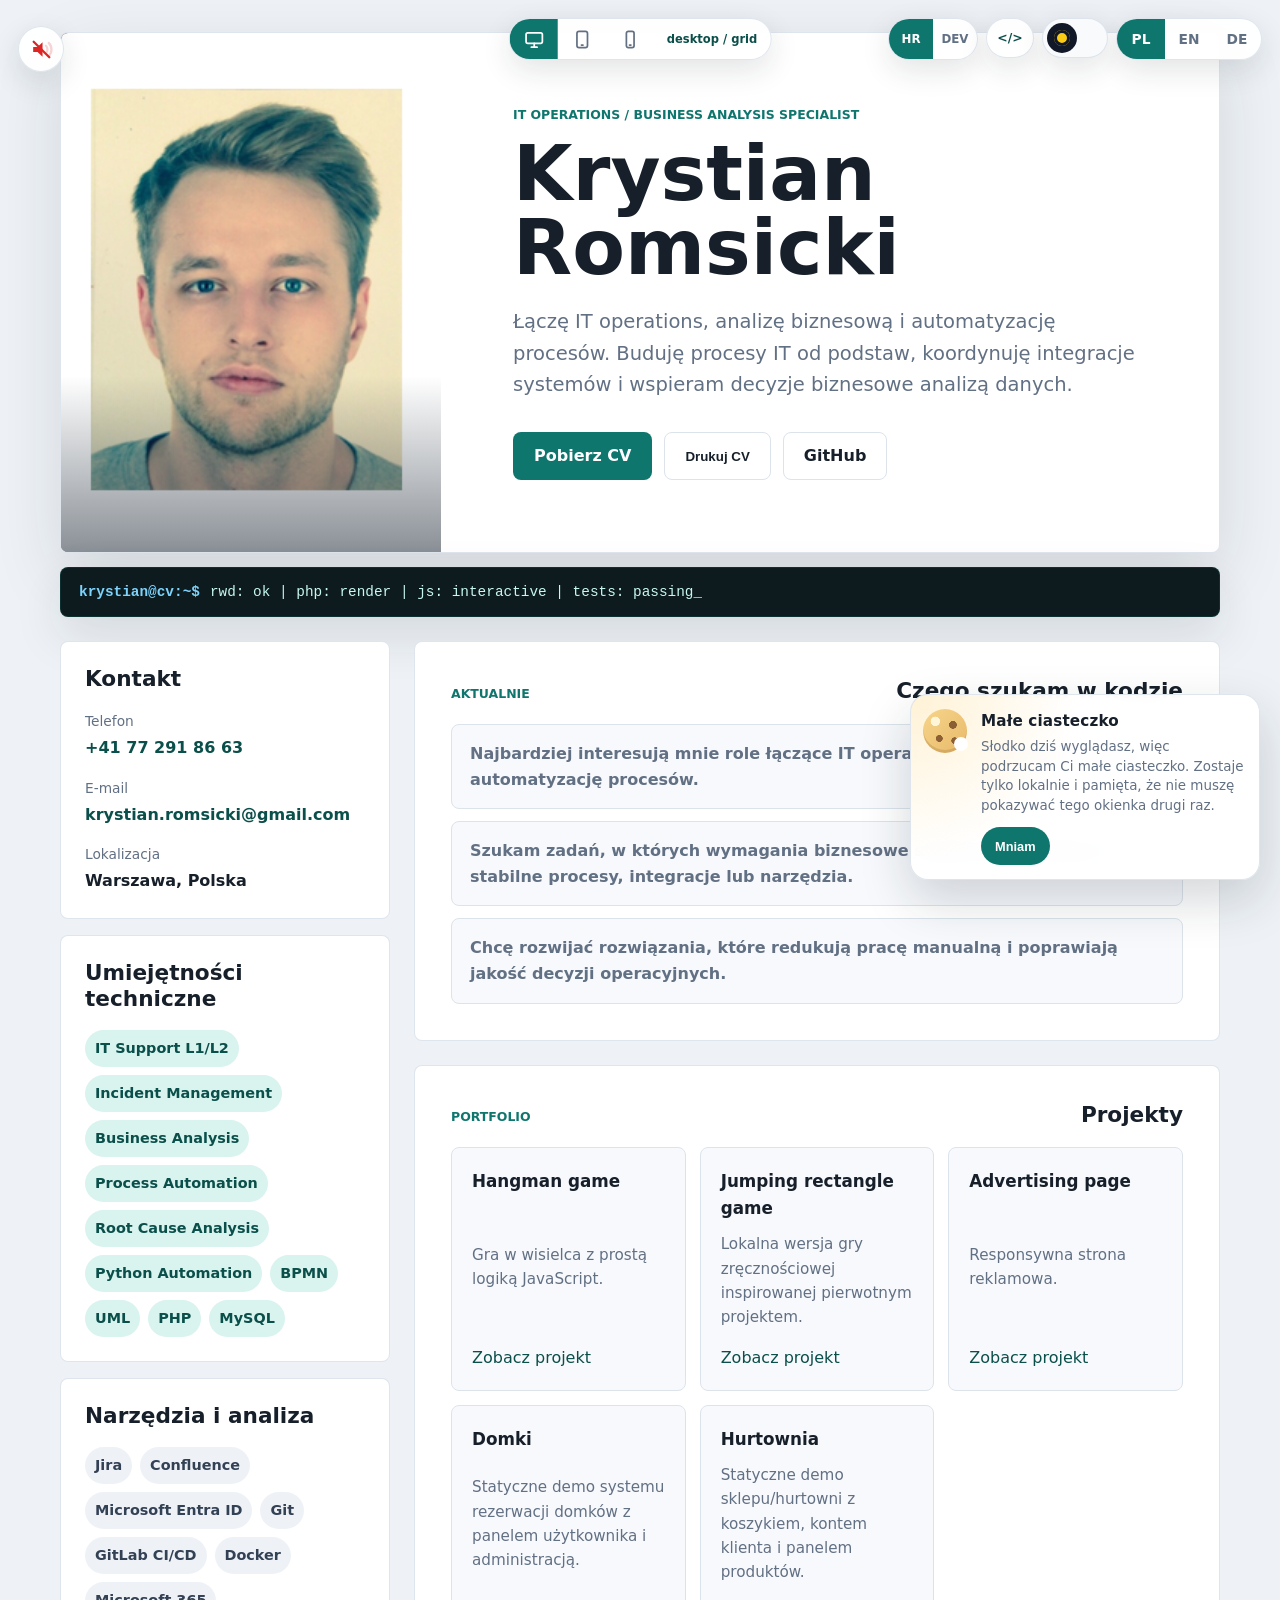
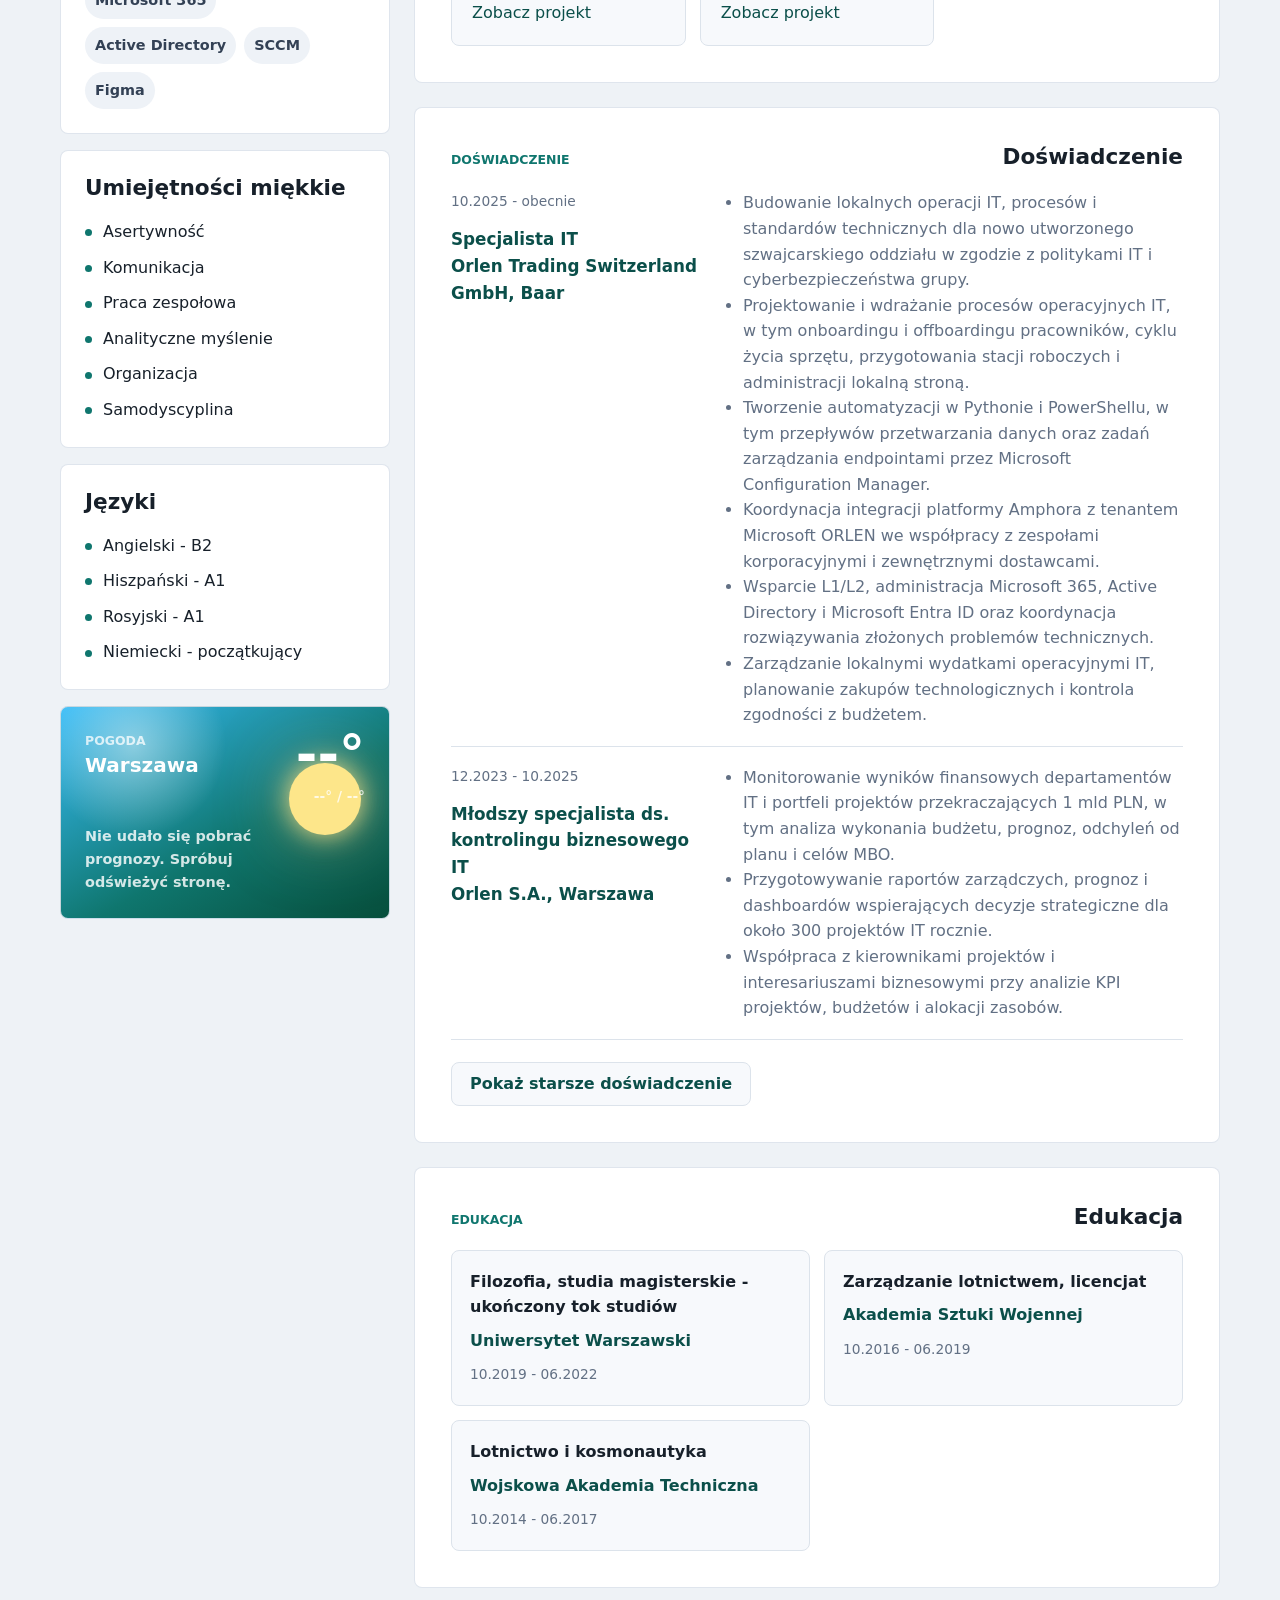
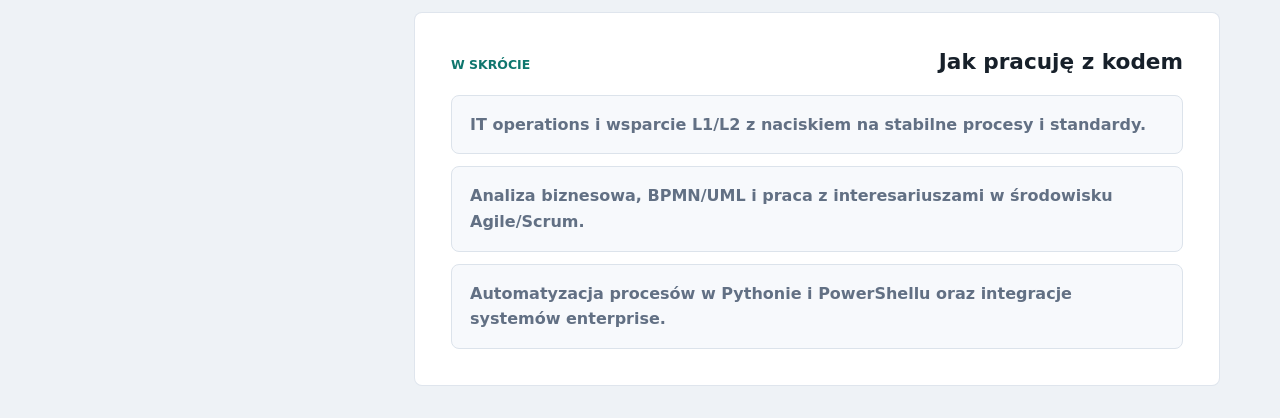
<file: index.html>
<!DOCTYPE html>
<html lang="pl">
<head>
    <meta charset="UTF-8">
    <meta name="viewport" content="width=device-width, initial-scale=1.0">
    <meta name="description" content="CV i portfolio: Krystian Romsicki, IT Operations / Business Analysis specialist">
    <meta property="og:title" content="Krystian Romsicki | IT Operations / Business Analysis specialist">
    <meta property="og:description" content="Łączę IT operations, analizę biznesową i automatyzację procesów. Buduję procesy IT od podstaw, koordynuję integracje systemów i wspieram decyzje biznesowe analizą danych.">
    <meta property="og:type" content="website">
    <meta property="og:image" content="assets/img/profile.png">
    <meta name="twitter:card" content="summary_large_image">
    <title>Krystian Romsicki | CV</title>
    <link rel="stylesheet" href="assets/css/style.css">
</head>
<body>
    <audio id="background-audio" src="assets/audio/chill3.wav" loop preload="metadata"></audio>
    <div class="top-tools" aria-label="Ustawienia strony">
        <div class="music-control">
            <button class="audio-toggle" type="button" data-audio-toggle aria-label="Włącz lub wyłącz muzykę" aria-pressed="false">
                <svg class="speaker-icon" viewBox="0 0 24 24" aria-hidden="true">
                    <path class="speaker-icon__body" d="M4 9.5v5h4.2L13 19V5L8.2 9.5H4Z"></path>
                    <path class="speaker-icon__wave speaker-icon__wave--inner" d="M16.2 8.4a5 5 0 0 1 0 7.2"></path>
                    <path class="speaker-icon__wave speaker-icon__wave--outer" d="M18.9 5.7a8.8 8.8 0 0 1 0 12.6"></path>
                    <path class="speaker-icon__slash" d="M4.5 4.5 19.5 19.5"></path>
                </svg>
            </button>
            <span class="audio-bubble" data-audio-bubble aria-live="polite"></span>
        </div>
        <div class="device-switcher" aria-label="Podgląd widoku strony">
            <button type="button" class="is-active" data-device-view="desktop" aria-label="Widok komputera">
                <svg viewBox="0 0 24 24" aria-hidden="true">
                    <rect x="3.5" y="5" width="17" height="11" rx="1.8"></rect>
                    <path d="M9 20h6M12 16v4"></path>
                </svg>
            </button>
            <button type="button" data-device-view="tablet" aria-label="Widok tabletu">
                <svg viewBox="0 0 24 24" aria-hidden="true">
                    <rect x="6.5" y="3.5" width="11" height="17" rx="2.2"></rect>
                    <path d="M11.2 17.8h1.6"></path>
                </svg>
            </button>
            <button type="button" data-device-view="phone" aria-label="Widok telefonu">
                <svg viewBox="0 0 24 24" aria-hidden="true">
                    <rect x="8" y="3.5" width="8" height="17" rx="2"></rect>
                    <path d="M11.3 17.8h1.4"></path>
                </svg>
            </button>
            <span class="viewport-chip" data-viewport-chip>desktop / grid</span>
        </div>
        <div class="top-actions">
            <div class="audience-switcher" aria-label="Tryb odbiorcy">
                <button type="button" class="is-active" data-audience="recruiter" data-i18n="modes.recruiter">HR</button>
                <button type="button" data-audience="developer" data-i18n="modes.developer">DEV</button>
            </div>
            <button class="developer-toggle" type="button" data-developer-toggle aria-pressed="false" aria-label="Włącz tryb developerski">&lt;/&gt;</button>
            <button class="theme-toggle" type="button" data-theme-toggle aria-label="Przełącz tryb dnia i nocy" aria-pressed="false">
                <span class="theme-toggle__thumb"></span>
            </button>
            <div class="language-switcher" aria-label="Wybór języka">
                <button type="button" class="is-active" data-lang="pl">PL</button>
                <button type="button" data-lang="en">EN</button>
                <button type="button" data-lang="de">DE</button>
            </div>
        </div>
    </div>

    <main class="page-shell">
        <section class="hero" aria-labelledby="page-title">
            <div class="hero__media">
                <img src="assets/img/profile.png" alt="Zdjęcie profilowe: Krystian Romsicki" class="hero__photo">
            </div>
            <div class="hero__content">
                <p class="eyebrow" data-i18n="profile.role">IT Operations / Business Analysis specialist</p>
                <h1 id="page-title">Krystian Romsicki</h1>
                <p class="lead" data-i18n="profile.summary">Łączę IT operations, analizę biznesową i automatyzację procesów. Buduję procesy IT od podstaw, koordynuję integracje systemów i wspieram decyzje biznesowe analizą danych.</p>
                <div class="hero__actions" aria-label="Główne akcje">
                                            <a class="button button--primary" href="assets/downloads/K.Romsicki_cv_pl.pdf" download data-download-cv data-download-pl="assets/downloads/K.Romsicki_cv_pl.pdf" data-download-en="assets/downloads/K.Romsicki_cv_EN.pdf" data-download-de="assets/downloads/K.Romsicki_cv_EN.pdf" data-i18n="actions.download">Pobierz CV</a>
                        <button class="button button--ghost" type="button" data-print-pdf="assets/downloads/K.Romsicki_cv_pl.pdf" data-print-pl="assets/downloads/K.Romsicki_cv_pl.pdf" data-print-en="assets/downloads/K.Romsicki_cv_EN.pdf" data-print-de="assets/downloads/K.Romsicki_cv_EN.pdf" data-i18n="actions.print">Drukuj CV</button>
                                        <a class="button button--ghost" href="https://github.com/RufusCarlito" target="_blank" rel="noreferrer">GitHub</a>
                </div>
            </div>
        </section>

        <section class="terminal-status" aria-label="Status techniczny strony">
            <span class="terminal-status__prompt">krystian@cv:~$</span>
            <span class="terminal-status__text" data-terminal-status>booting portfolio interface...</span>
        </section>

        <div class="layout">
            <aside class="sidebar" aria-label="Informacje kontaktowe i umiejętności">
                <section class="panel contact-panel">
                    <h2 data-i18n="sections.contact">Kontakt</h2>
                    <ul class="contact-list">
                        <li>
                            <span data-i18n="contact.phone">Telefon</span>
                            <a href="tel:+41772918663">+41 77 291 86 63</a>
                        </li>
                        <li>
                            <span>E-mail</span>
                            <a href="mailto:krystian.romsicki@gmail.com">krystian.romsicki@gmail.com</a>
                        </li>
                        <li>
                            <span data-i18n="contact.location">Lokalizacja</span>
                            <strong data-i18n="profile.location">Warszawa, Polska</strong>
                        </li>
                    </ul>
                </section>

                <section class="panel">
                    <h2 data-i18n="sections.tech">Umiejętności techniczne</h2>
                    <div class="tag-list" data-skill-list>
                                                    <button type="button" data-skill-filter="IT Support L1/L2">IT Support L1/L2</button>
                                                    <button type="button" data-skill-filter="Incident Management">Incident Management</button>
                                                    <button type="button" data-skill-filter="Business Analysis">Business Analysis</button>
                                                    <button type="button" data-skill-filter="Process Automation">Process Automation</button>
                                                    <button type="button" data-skill-filter="Root Cause Analysis">Root Cause Analysis</button>
                                                    <button type="button" data-skill-filter="Python Automation">Python Automation</button>
                                                    <button type="button" data-skill-filter="BPMN">BPMN</button>
                                                    <button type="button" data-skill-filter="UML">UML</button>
                                                    <button type="button" data-skill-filter="PHP">PHP</button>
                                                    <button type="button" data-skill-filter="MySQL">MySQL</button>
                                            </div>
                </section>

                <section class="panel">
                    <h2 data-i18n="sections.tools">Narzędzia i analiza</h2>
                    <div class="tag-list tag-list--muted" data-skill-list>
                                                    <button type="button" data-skill-filter="Jira">Jira</button>
                                                    <button type="button" data-skill-filter="Confluence">Confluence</button>
                                                    <button type="button" data-skill-filter="Microsoft Entra ID">Microsoft Entra ID</button>
                                                    <button type="button" data-skill-filter="Git">Git</button>
                                                    <button type="button" data-skill-filter="GitLab CI/CD">GitLab CI/CD</button>
                                                    <button type="button" data-skill-filter="Docker">Docker</button>
                                                    <button type="button" data-skill-filter="Microsoft 365">Microsoft 365</button>
                                                    <button type="button" data-skill-filter="Active Directory">Active Directory</button>
                                                    <button type="button" data-skill-filter="SCCM">SCCM</button>
                                                    <button type="button" data-skill-filter="Figma">Figma</button>
                                            </div>
                </section>

                <section class="panel diagnostic-panel" data-dev-only>
                    <h2 data-i18n="sections.diagnostics">Diagnostyka</h2>
                    <ul class="diagnostic-list">
                        <li><span>RWD</span><strong data-rwd-status>desktop / grid</strong></li>
                        <li><span>PHP</span><strong>render + static export</strong></li>
                        <li><span>JS</span><strong>i18n / modal / filters</strong></li>
                        <li><span>Tests</span><strong>node + php lint</strong></li>
                    </ul>
                </section>

                <section class="panel">
                    <h2 data-i18n="sections.soft">Umiejętności miękkie</h2>
                    <ul class="clean-list">
                                                    <li data-i18n-list="soft">Asertywność</li>
                                                    <li data-i18n-list="soft">Komunikacja</li>
                                                    <li data-i18n-list="soft">Praca zespołowa</li>
                                                    <li data-i18n-list="soft">Analityczne myślenie</li>
                                                    <li data-i18n-list="soft">Organizacja</li>
                                                    <li data-i18n-list="soft">Samodyscyplina</li>
                                            </ul>
                </section>

                <section class="panel">
                    <h2 data-i18n="sections.languages">Języki</h2>
                    <ul class="clean-list">
                                                    <li data-i18n-list="languages">Angielski - B2</li>
                                                    <li data-i18n-list="languages">Hiszpański - A1</li>
                                                    <li data-i18n-list="languages">Rosyjski - A1</li>
                                                    <li data-i18n-list="languages">Niemiecki - początkujący</li>
                                            </ul>
                </section>

                <section class="panel weather-card weather-card--loading" data-weather-card data-weather-condition="sunny">
                    <button class="weather-card__summary" type="button" data-weather-toggle aria-expanded="false">
                        <span>
                            <span class="weather-card__label" data-i18n="sections.weather">Pogoda</span>
                            <strong data-weather-place>Warszawa</strong>
                        </span>
                        <span class="weather-card__temps">
                            <span class="weather-card__temp" data-weather-temp>--°</span>
                            <span class="weather-card__range" data-weather-range>--° / --°</span>
                        </span>
                    </button>
                    <div class="weather-scene" aria-hidden="true">
                        <span class="weather-sun"></span>
                        <span class="weather-moon" data-weather-moon></span>
                        <span class="weather-cloud weather-cloud--one"></span>
                        <span class="weather-cloud weather-cloud--two"></span>
                        <span class="weather-rain weather-rain--one"></span>
                        <span class="weather-rain weather-rain--two"></span>
                        <span class="weather-rain weather-rain--three"></span>
                        <span class="weather-snow weather-snow--one"></span>
                        <span class="weather-snow weather-snow--two"></span>
                        <span class="weather-fog weather-fog--one"></span>
                        <span class="weather-fog weather-fog--two"></span>
                    </div>
                    <p class="weather-card__meta" data-weather-meta>Ładowanie prognozy...</p>
                    <div class="weather-forecast" data-weather-forecast hidden></div>
                </section>
            </aside>

            <div class="content">
                <section class="section" aria-labelledby="now-title">
                    <div class="section__head">
                        <p class="eyebrow" data-i18n="sections.nowEyebrow">Aktualnie</p>
                        <h2 id="now-title" data-i18n="sections.now">Czego szukam w kodzie</h2>
                    </div>
                    <ul class="focus-list">
                                                    <li data-i18n-list="now">Najbardziej interesują mnie role łączące IT operations, analizę biznesową i automatyzację procesów.</li>
                                                    <li data-i18n-list="now">Szukam zadań, w których wymagania biznesowe szybko przechodzą w stabilne procesy, integracje lub narzędzia.</li>
                                                    <li data-i18n-list="now">Chcę rozwijać rozwiązania, które redukują pracę manualną i poprawiają jakość decyzji operacyjnych.</li>
                                            </ul>
                </section>

                <section class="section" aria-labelledby="projects-title">
                    <div class="section__head">
                        <p class="eyebrow">Portfolio</p>
                        <h2 id="projects-title" data-i18n="sections.projects">Projekty</h2>
                    </div>
                    <div class="project-grid">
                                                    <article class="project-card" data-tech="JavaScript|CSS3|RWD">
                                <h3>Hangman game</h3>
                                <p data-project-description="Hangman game">Gra w wisielca z prostą logiką JavaScript.</p>
                                <div class="tech-stack" data-dev-only>
                                                                            <span>JavaScript</span>
                                                                            <span>CSS3</span>
                                                                            <span>RWD</span>
                                                                    </div>
                                <p class="developer-note" data-dev-only>Lokalny popup, własna logika gry i responsywna klawiatura liter.</p>
                                                                    <button class="project-card__action" type="button" data-modal-open data-project-src="assets/projects/hangOut/index.html" data-project-title="Hangman game">
                                        <span data-i18n="actions.viewProject">Zobacz projekt</span>
                                    </button>
                                                            </article>
                                                    <article class="project-card" data-tech="JavaScript|CSS3">
                                <h3>Jumping rectangle game</h3>
                                <p data-project-description="Jumping rectangle game">Lokalna wersja gry zręcznościowej inspirowanej pierwotnym projektem.</p>
                                <div class="tech-stack" data-dev-only>
                                                                            <span>JavaScript</span>
                                                                            <span>CSS3</span>
                                                                    </div>
                                <p class="developer-note" data-dev-only>Oddzielony silnik gry, test jednostkowy i płynniejsza pętla animacji.</p>
                                                                    <button class="project-card__action" type="button" data-modal-open data-project-src="assets/projects/flappySquare/index.html" data-project-title="Jumping rectangle game">
                                        <span data-i18n="actions.viewProject">Zobacz projekt</span>
                                    </button>
                                                            </article>
                                                    <article class="project-card" data-tech="HTML5|CSS3|RWD">
                                <h3>Advertising page</h3>
                                <p data-project-description="Advertising page">Responsywna strona reklamowa.</p>
                                <div class="tech-stack" data-dev-only>
                                                                            <span>HTML5</span>
                                                                            <span>CSS3</span>
                                                                            <span>RWD</span>
                                                                    </div>
                                <p class="developer-note" data-dev-only>Osobna strona z naciskiem na layout mobilny i statyczne assety.</p>
                                                                    <a href="assets/projects/pageMobile/index.html" target="_blank" rel="noreferrer" data-i18n="actions.viewProject">Zobacz projekt</a>
                                                            </article>
                                                    <article class="project-card" data-tech="PHP|MySQL|JavaScript|RWD">
                                <h3>Domki</h3>
                                <p data-project-description="Domki">System rezerwacji domków z panelem użytkownika i administracją.</p>
                                <div class="tech-stack" data-dev-only>
                                                                            <span>PHP</span>
                                                                            <span>MySQL</span>
                                                                            <span>JavaScript</span>
                                                                            <span>RWD</span>
                                                                    </div>
                                <p class="developer-note" data-dev-only>Statyczne demo widoku: rezerwacje, konta, panel admina i dane w PHP/MySQL.</p>
                                                                    <button class="project-card__action" type="button" data-modal-open data-project-src="assets/projects/domkiDemo/index.html" data-project-title="Domki">
                                        <span data-i18n="actions.viewProject">Zobacz projekt</span>
                                    </button>
                                                            </article>
                                                    <article class="project-card" data-tech="PHP|MySQL|JavaScript|RWD">
                                <h3>Hurtownia</h3>
                                <p data-project-description="Hurtownia">Sklep/hurtownia z koszykiem, kontem klienta i panelem produktów.</p>
                                <div class="tech-stack" data-dev-only>
                                                                            <span>PHP</span>
                                                                            <span>MySQL</span>
                                                                            <span>JavaScript</span>
                                                                            <span>RWD</span>
                                                                    </div>
                                <p class="developer-note" data-dev-only>Statyczne demo widoku: katalog, produkt, koszyk i panel zarządzania.</p>
                                                                    <button class="project-card__action" type="button" data-modal-open data-project-src="assets/projects/hurtowniaDemo/index.html" data-project-title="Hurtownia">
                                        <span data-i18n="actions.viewProject">Zobacz projekt</span>
                                    </button>
                                                            </article>
                                            </div>
                </section>

                <section class="section" aria-labelledby="experience-title">
                    <div class="section__head">
                        <p class="eyebrow" data-i18n="sections.experienceEyebrow">Doświadczenie</p>
                        <h2 id="experience-title" data-i18n="sections.experience">Doświadczenie</h2>
                    </div>
                    <div class="timeline">
                                                    <article class="timeline-item" data-tech="IT Support L1/L2|Python Automation|Microsoft 365|Active Directory|SCCM">
                                <div>
                                    <p class="timeline-item__period">10.2025 - obecnie</p>
                                    <h3><span data-job-role="Specjalista IT">Specjalista IT</span> <span>Orlen Trading Switzerland GmbH, Baar</span></h3>
                                    <div class="tech-stack tech-stack--compact" data-dev-only>
                                                                                    <span>IT Support L1/L2</span>
                                                                                    <span>Python Automation</span>
                                                                                    <span>Microsoft 365</span>
                                                                                    <span>Active Directory</span>
                                                                                    <span>SCCM</span>
                                                                            </div>
                                </div>
                                <ul>
                                                                            <li data-i18n-job="Budowanie lokalnych operacji IT, procesów i standardów technicznych dla nowo utworzonego szwajcarskiego oddziału w zgodzie z politykami IT i cyberbezpieczeństwa grupy.">Budowanie lokalnych operacji IT, procesów i standardów technicznych dla nowo utworzonego szwajcarskiego oddziału w zgodzie z politykami IT i cyberbezpieczeństwa grupy.</li>
                                                                            <li data-i18n-job="Projektowanie i wdrażanie procesów operacyjnych IT, w tym onboardingu i offboardingu pracowników, cyklu życia sprzętu, przygotowania stacji roboczych i administracji lokalną stroną.">Projektowanie i wdrażanie procesów operacyjnych IT, w tym onboardingu i offboardingu pracowników, cyklu życia sprzętu, przygotowania stacji roboczych i administracji lokalną stroną.</li>
                                                                            <li data-i18n-job="Tworzenie automatyzacji w Pythonie i PowerShellu, w tym przepływów przetwarzania danych oraz zadań zarządzania endpointami przez Microsoft Configuration Manager.">Tworzenie automatyzacji w Pythonie i PowerShellu, w tym przepływów przetwarzania danych oraz zadań zarządzania endpointami przez Microsoft Configuration Manager.</li>
                                                                            <li data-i18n-job="Koordynacja integracji platformy Amphora z tenantem Microsoft ORLEN we współpracy z zespołami korporacyjnymi i zewnętrznymi dostawcami.">Koordynacja integracji platformy Amphora z tenantem Microsoft ORLEN we współpracy z zespołami korporacyjnymi i zewnętrznymi dostawcami.</li>
                                                                            <li data-i18n-job="Wsparcie L1/L2, administracja Microsoft 365, Active Directory i Microsoft Entra ID oraz koordynacja rozwiązywania złożonych problemów technicznych.">Wsparcie L1/L2, administracja Microsoft 365, Active Directory i Microsoft Entra ID oraz koordynacja rozwiązywania złożonych problemów technicznych.</li>
                                                                            <li data-i18n-job="Zarządzanie lokalnymi wydatkami operacyjnymi IT, planowanie zakupów technologicznych i kontrola zgodności z budżetem.">Zarządzanie lokalnymi wydatkami operacyjnymi IT, planowanie zakupów technologicznych i kontrola zgodności z budżetem.</li>
                                                                    </ul>
                            </article>
                                                    <article class="timeline-item" data-tech="Business Analysis|Microsoft Excel|Microsoft 365|Stakeholder Management">
                                <div>
                                    <p class="timeline-item__period">12.2023 - 10.2025</p>
                                    <h3><span data-job-role="Młodszy specjalista ds. kontrolingu biznesowego IT">Młodszy specjalista ds. kontrolingu biznesowego IT</span> <span>Orlen S.A., Warszawa</span></h3>
                                    <div class="tech-stack tech-stack--compact" data-dev-only>
                                                                                    <span>Business Analysis</span>
                                                                                    <span>Microsoft Excel</span>
                                                                                    <span>Microsoft 365</span>
                                                                                    <span>Stakeholder Management</span>
                                                                            </div>
                                </div>
                                <ul>
                                                                            <li data-i18n-job="Monitorowanie wyników finansowych departamentów IT i portfeli projektów przekraczających 1 mld PLN, w tym analiza wykonania budżetu, prognoz, odchyleń od planu i celów MBO.">Monitorowanie wyników finansowych departamentów IT i portfeli projektów przekraczających 1 mld PLN, w tym analiza wykonania budżetu, prognoz, odchyleń od planu i celów MBO.</li>
                                                                            <li data-i18n-job="Przygotowywanie raportów zarządczych, prognoz i dashboardów wspierających decyzje strategiczne dla około 300 projektów IT rocznie.">Przygotowywanie raportów zarządczych, prognoz i dashboardów wspierających decyzje strategiczne dla około 300 projektów IT rocznie.</li>
                                                                            <li data-i18n-job="Współpraca z kierownikami projektów i interesariuszami biznesowymi przy analizie KPI projektów, budżetów i alokacji zasobów.">Współpraca z kierownikami projektów i interesariuszami biznesowymi przy analizie KPI projektów, budżetów i alokacji zasobów.</li>
                                                                    </ul>
                            </article>
                                                    <article class="timeline-item timeline-item--older" data-tech="Jira|Confluence|BPMN|UML" data-experience-older hidden>
                                <div>
                                    <p class="timeline-item__period">09.2022 - 11.2023</p>
                                    <h3><span data-job-role="Konsultant ds. analizy biznesowo-systemowej / PM">Konsultant ds. analizy biznesowo-systemowej / PM</span> <span>SkyCash Poland, Warszawa / Łódź</span></h3>
                                    <div class="tech-stack tech-stack--compact" data-dev-only>
                                                                                    <span>Jira</span>
                                                                                    <span>Confluence</span>
                                                                                    <span>BPMN</span>
                                                                                    <span>UML</span>
                                                                            </div>
                                </div>
                                <ul>
                                                                            <li data-i18n-job="Udział w analizach biznesowych wspierających decyzje strategiczne i operacyjne w projekcie B+R RPLD.01.02.02-10-0080/21 dotyczącym autonomicznego środowiska AI dla parkingu miejskiego.">Udział w analizach biznesowych wspierających decyzje strategiczne i operacyjne w projekcie B+R RPLD.01.02.02-10-0080/21 dotyczącym autonomicznego środowiska AI dla parkingu miejskiego.</li>
                                                                            <li data-i18n-job="Modelowanie procesów biznesowych w BPMN i UML oraz przygotowywanie specyfikacji funkcjonalnych dla zespołów developerskich.">Modelowanie procesów biznesowych w BPMN i UML oraz przygotowywanie specyfikacji funkcjonalnych dla zespołów developerskich.</li>
                                                                            <li data-i18n-job="Tworzenie wireframeów i makiet UI w Figmie na potrzeby projektowania produktu i warsztatów z interesariuszami.">Tworzenie wireframeów i makiet UI w Figmie na potrzeby projektowania produktu i warsztatów z interesariuszami.</li>
                                                                            <li data-i18n-job="Współpraca z developerami, testerami i product ownerami w środowisku Agile/Scrum z użyciem Jira i Confluence.">Współpraca z developerami, testerami i product ownerami w środowisku Agile/Scrum z użyciem Jira i Confluence.</li>
                                                                    </ul>
                            </article>
                                                    <article class="timeline-item timeline-item--older" data-tech="PHP|Python|MySQL|Git" data-experience-older hidden>
                                <div>
                                    <p class="timeline-item__period">03.2022 - 04.2024</p>
                                    <h3><span data-job-role="Backend developer B2B">Backend developer B2B</span> <span>Wirtualna Polska, Warszawa</span></h3>
                                    <div class="tech-stack tech-stack--compact" data-dev-only>
                                                                                    <span>PHP</span>
                                                                                    <span>Python</span>
                                                                                    <span>MySQL</span>
                                                                                    <span>Git</span>
                                                                            </div>
                                </div>
                                <ul>
                                                                            <li data-i18n-job="Rozwój i utrzymanie rozwiązań backendowych w PHP, MySQL i Dockerze dla platform webowych o dużym ruchu.">Rozwój i utrzymanie rozwiązań backendowych w PHP, MySQL i Dockerze dla platform webowych o dużym ruchu.</li>
                                                                            <li data-i18n-job="Implementacja nowych funkcji, rozwiązywanie problemów produkcyjnych i udział w code review z użyciem GitLab.">Implementacja nowych funkcji, rozwiązywanie problemów produkcyjnych i udział w code review z użyciem GitLab.</li>
                                                                            <li data-i18n-job="Współpraca z frontend developerami, QA i product ownerami w środowisku Agile/Scrum.">Współpraca z frontend developerami, QA i product ownerami w środowisku Agile/Scrum.</li>
                                                                    </ul>
                            </article>
                                                    <article class="timeline-item timeline-item--older" data-tech="HTML5|CSS3|JavaScript|PHP|Magento 2" data-experience-older hidden>
                                <div>
                                    <p class="timeline-item__period">04.2020 - 04.2022</p>
                                    <h3><span data-job-role="Fullstack developer">Fullstack developer</span> <span>Hotchili Digital, Warszawa</span></h3>
                                    <div class="tech-stack tech-stack--compact" data-dev-only>
                                                                                    <span>HTML5</span>
                                                                                    <span>CSS3</span>
                                                                                    <span>JavaScript</span>
                                                                                    <span>PHP</span>
                                                                                    <span>Magento 2</span>
                                                                            </div>
                                </div>
                                <ul>
                                                                            <li data-i18n-job="Tworzenie responsywnych stron internetowych i szablonów e-mail w HTML5, CSS3, SCSS, JavaScript i jQuery.">Tworzenie responsywnych stron internetowych i szablonów e-mail w HTML5, CSS3, SCSS, JavaScript i jQuery.</li>
                                                                            <li data-i18n-job="Wdrażanie projektów z Adobe XD do kodu gotowego do produkcji.">Wdrażanie projektów z Adobe XD do kodu gotowego do produkcji.</li>
                                                                            <li data-i18n-job="Współpraca z projektantami UX/UI i backend developerami z użyciem Git oraz metodyk Agile.">Współpraca z projektantami UX/UI i backend developerami z użyciem Git oraz metodyk Agile.</li>
                                                                    </ul>
                            </article>
                                                    <article class="timeline-item timeline-item--older" data-tech="Jira|Manual Testing|Business Analysis" data-experience-older hidden>
                                <div>
                                    <p class="timeline-item__period">09.2019 - 03.2020</p>
                                    <h3><span data-job-role="Tester manualny">Tester manualny</span> <span>Millennium, Warszawa</span></h3>
                                    <div class="tech-stack tech-stack--compact" data-dev-only>
                                                                                    <span>Jira</span>
                                                                                    <span>Manual Testing</span>
                                                                                    <span>Business Analysis</span>
                                                                            </div>
                                </div>
                                <ul>
                                                                            <li data-i18n-job="Projektowanie i wykonywanie manualnych scenariuszy testów funkcjonalnych, end-to-end i regresyjnych.">Projektowanie i wykonywanie manualnych scenariuszy testów funkcjonalnych, end-to-end i regresyjnych.</li>
                                                                            <li data-i18n-job="Zgłaszanie i śledzenie defektów w Jira we współpracy z zespołami developerskimi.">Zgłaszanie i śledzenie defektów w Jira we współpracy z zespołami developerskimi.</li>
                                                                            <li data-i18n-job="Weryfikacja wydań oprogramowania w systemach bankowości korporacyjnej i udział w walidacji produkcyjnej.">Weryfikacja wydań oprogramowania w systemach bankowości korporacyjnej i udział w walidacji produkcyjnej.</li>
                                                                    </ul>
                            </article>
                                                    <article class="timeline-item timeline-item--older" data-tech="UML|Figma" data-experience-older hidden>
                                <div>
                                    <p class="timeline-item__period">07.2017 - 08.2019</p>
                                    <h3><span data-job-role="Stażysta / specjalista elektronik">Stażysta / specjalista elektronik</span> <span>Blinkee.city, Warszawa</span></h3>
                                    <div class="tech-stack tech-stack--compact" data-dev-only>
                                                                                    <span>UML</span>
                                                                                    <span>Figma</span>
                                                                            </div>
                                </div>
                                <ul>
                                                                            <li data-i18n-job="Projektowanie funkcjonalności elektronicznych dla pojazdów elektrycznych EV.">Projektowanie funkcjonalności elektronicznych dla pojazdów elektrycznych EV.</li>
                                                                            <li data-i18n-job="Rozwój elektronicznych funkcji bezpieczeństwa, rysunków technicznych i procedur bezpieczeństwa dla urządzeń transportu osobistego.">Rozwój elektronicznych funkcji bezpieczeństwa, rysunków technicznych i procedur bezpieczeństwa dla urządzeń transportu osobistego.</li>
                                                                            <li data-i18n-job="Prowadzenie prac B+R nad nowymi rozwiązaniami wraz z pełną dokumentacją techniczną i użytkową.">Prowadzenie prac B+R nad nowymi rozwiązaniami wraz z pełną dokumentacją techniczną i użytkową.</li>
                                                                    </ul>
                            </article>
                                            </div>
                    <button class="timeline-toggle" type="button" data-experience-toggle data-i18n-toggle="showOlder" aria-expanded="false">Pokaż starsze doświadczenie</button>
                </section>

                <section class="section" aria-labelledby="education-title">
                    <div class="section__head">
                        <p class="eyebrow">Edukacja</p>
                        <h2 id="education-title" data-i18n="sections.education">Edukacja</h2>
                    </div>
                    <div class="education-list">
                                                    <article class="education-item">
                                <h3 data-education-degree="Filozofia, studia magisterskie - ukończony tok studiów">Filozofia, studia magisterskie - ukończony tok studiów</h3>
                                <p data-education-school="Uniwersytet Warszawski">Uniwersytet Warszawski</p>
                                <span>10.2019 - 06.2022</span>
                            </article>
                                                    <article class="education-item">
                                <h3 data-education-degree="Zarządzanie lotnictwem, licencjat">Zarządzanie lotnictwem, licencjat</h3>
                                <p data-education-school="Akademia Sztuki Wojennej">Akademia Sztuki Wojennej</p>
                                <span>10.2016 - 06.2019</span>
                            </article>
                                                    <article class="education-item">
                                <h3 data-education-degree="Lotnictwo i kosmonautyka">Lotnictwo i kosmonautyka</h3>
                                <p data-education-school="Wojskowa Akademia Techniczna">Wojskowa Akademia Techniczna</p>
                                <span>10.2014 - 06.2017</span>
                            </article>
                                            </div>
                </section>

                <section class="section" aria-labelledby="focus-title">
                    <div class="section__head">
                        <p class="eyebrow" data-i18n="sections.focusEyebrow">W skrócie</p>
                        <h2 id="focus-title" data-i18n="sections.focus">Jak pracuję z kodem</h2>
                    </div>
                    <ul class="focus-list">
                                                    <li data-i18n-list="focus">IT operations i wsparcie L1/L2 z naciskiem na stabilne procesy i standardy.</li>
                                                    <li data-i18n-list="focus">Analiza biznesowa, BPMN/UML i praca z interesariuszami w środowisku Agile/Scrum.</li>
                                                    <li data-i18n-list="focus">Automatyzacja procesów w Pythonie i PowerShellu oraz integracje systemów enterprise.</li>
                                            </ul>
                </section>
            </div>
        </div>
    </main>

    <div class="project-modal" data-project-modal aria-hidden="true">
        <div class="project-modal__backdrop" data-modal-close></div>
        <section class="project-modal__dialog" role="dialog" aria-modal="true" aria-labelledby="project-modal-title">
            <header class="project-modal__header">
                <h2 id="project-modal-title">Projekt</h2>
                <button class="project-modal__close" type="button" data-modal-close aria-label="Zamknij popup">×</button>
            </header>
            <iframe class="project-modal__frame" data-project-frame title="Podgląd projektu" loading="lazy"></iframe>
        </section>
    </div>

    <aside class="cookie-note" data-cookie-note hidden aria-live="polite">
        <span class="cookie-note__icon" aria-hidden="true"></span>
        <div class="cookie-note__content">
            <strong data-i18n="cookie.title">Małe ciasteczko</strong>
            <p data-i18n="cookie.message">Słodko dziś wyglądasz, więc podrzucam Ci małe ciasteczko. Zostaje tylko lokalnie i pamięta, że nie muszę pokazywać tego okienka drugi raz.</p>
        </div>
        <button class="cookie-note__close" type="button" data-cookie-dismiss data-i18n="cookie.dismiss" aria-label="Zamknij informację o ciasteczkach">Mniam</button>
    </aside>

    <script src="assets/js/script.js"></script>
</body>
</html>
</file>
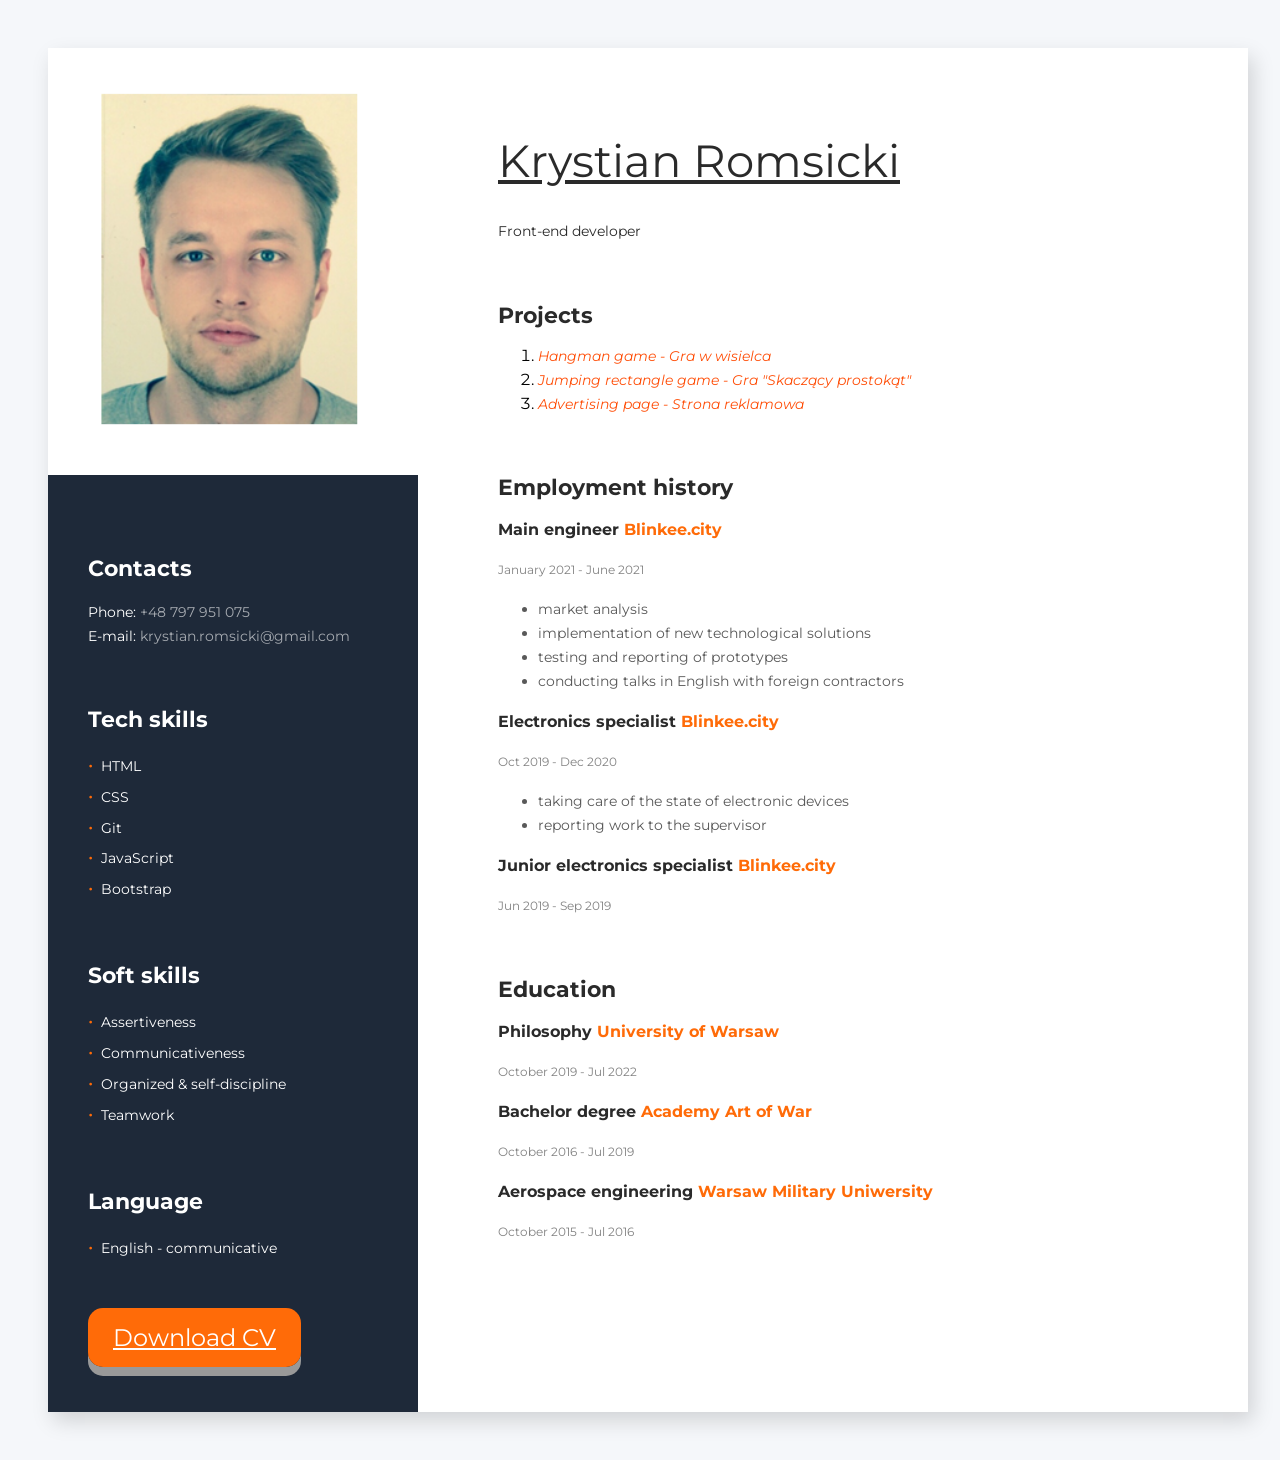
<file: OLD/index.html>
<!DOCTYPE html>
<html lang="en">
  <head>
    <meta charset="UTF-8" />
    <meta name="viewport" content="width=device-width, initial-scale=1.0" />
    <title>Krystian Romsicki Wizytówka</title>
    <link rel="stylesheet" href="./css/animate.css" >
    <link rel="stylesheet" href="./css/style.css" />
    <link href="https://fonts.googleapis.com/css2?family=Montserrat:wght@400;700&display=swap" rel="stylesheet">
  </head>
  <body>
    <div class="container">
      <aside class="left-side">
        <img
          src="images/zdj.png"
          alt="moje zdjecie"
          width="370"
          class="photo"
        />

        <section class="contacts">
          <h2 class="contacts-title">Contacts</h2>
          <ul class="contacts-list">
            <li class="contacts-item">
              Phone:
              <a href="tel:+48797951075" class="contacts-link"
                >+48 797 951 075</a
              >
            </li>
            <li class="contacts-item">
              E-mail:
              <a href="mailto: krystian.romsicki@gmail.com" class="contacts-link"
                >krystian.romsicki@gmail.com</a
              >
            </li>
          </ul>
        </section>

        <section class="skills">
          <h2 class="skills-title">
            Tech skills
          </h2>
          <ul class="skills-list">
            <li class="skills-item">HTML</li>
            <li class="skills-item">CSS</li>
            <li class="skills-item">Git</li>
            <li class="skills-item">JavaScript</li>
            <li class="skills-item">Bootstrap</li>
          </ul>
        </section>
        <section class="skills">
          <h2 class="skills-title">
            Soft skills
          </h2>
          <ul class="skills-list">
            <li class="skills-item">Assertiveness</li>
            <li class="skills-item">Communicativeness</li>
            <li class="skills-item">Organized & self-discipline</li>
            <li class="skills-item">Teamwork</li>
          </ul>
        </section>
        <section class="skills">
          <h2 class="skills-title">
            Language
          </h2>
          <ul class="skills-list">
            <li class="skills-item">English - communicative</li>
          </ul>
        </section>
        <section class="widget">
          <a
            class="widget-link link"
            href="https://drive.google.com/file/d/1ToRbLE4dLzPFzspefFecAbR2P3JDI0Y3/view?usp=sharing"
            target="_blank"
          >
            Download CV
          </a>
        </section>
        
      </aside>
      <div class="right-side">
        <section class="bio">
          <a href="https://github.com/RufusCarlito" class="bio-title">Krystian Romsicki</a>
          <p class="bio-occupation">
            Front-end developer
          </p>
          <p class="bio-about">
            
          </p>
        </section>

        <section class="projects">
          <h2 class="projects-title">Projects</h2>

          <ol>
            <li>
              <a href="https://rufuscarlito.github.io/hangOut/" class="projects-link" target="_blank">
                Hangman game - Gra w wisielca 
              </a>
            </li>
            <li>
              <a href="https://rufuscarlito.github.io/flappySquare/" class="projects-link" target="_blank">
                Jumping rectangle game - Gra "Skaczący prostokąt"
              </a>
            </li>
            <li>
              <a href="https://rufuscarlito.github.io/pageMobile/" class="projects-link" target="_blank">
                Advertising page - Strona reklamowa 
              </a>
            </li>
          </ol>
        </section>
        <section class="jobs">
          <h2 class="jobs-title">
            Employment history
          </h2>

          <h3 class="jobs-occupation">
            Main engineer
            <span class="accent">Blinkee.city</span>
          </h3>

          <p class="jobs-time">
            January 2021 - June 2021
          </p>

          <ul class="experience">
            <li class="experience-item">
              market analysis
            </li>
            <li class="experience-item">
              implementation of new technological solutions
            </li>
            <li class="experience-item">
              testing and reporting of prototypes
            </li>
            <li class="experience-item">
              conducting talks in English with foreign contractors
            </li>
          </ul>

          <h3 class="jobs-occupation">
            Electronics specialist <span class="accent">Blinkee.city</span>
          </h3>
          <p class="jobs-time">Oct 2019 - Dec 2020</p>
          <ul class="experience">
            <li class="experience-item">taking care of the state of electronic devices</li>
            <li class="experience-item">reporting work to the supervisor</li>
          </ul>

          <h3 class="jobs-occupation">
            Junior electronics specialist <span class="accent">Blinkee.city</span>
          </h3>
          <p class="jobs-time">Jun 2019 - Sep 2019</p>
         
        </section>
        <section class="education">
          <h2 class="education-title">Education</h2>

          <h3 class="education-degree">
            Philosophy
            <span class="accent"
              >University of Warsaw</span>
          </h3>
          <p class="education-time">October 2019 - Jul 2022</p>

          <h3 class="education-degree">
            Bachelor degree
            <span class="accent"
              >Academy Art of War</span>
          </h3>
          <p class="education-time">October 2016 - Jul 2019</p>

          <h3 class="education-degree">
            Aerospace engineering
            <span class="accent"
              >Warsaw Military Uniwersity</span
            >
          </h3>
          <p class="education-time">October 2015 - Jul 2016</p>
        </section>
      </div>
    </div>
    <script src="css/script.js"></script>
  </body>
</html>
</file>
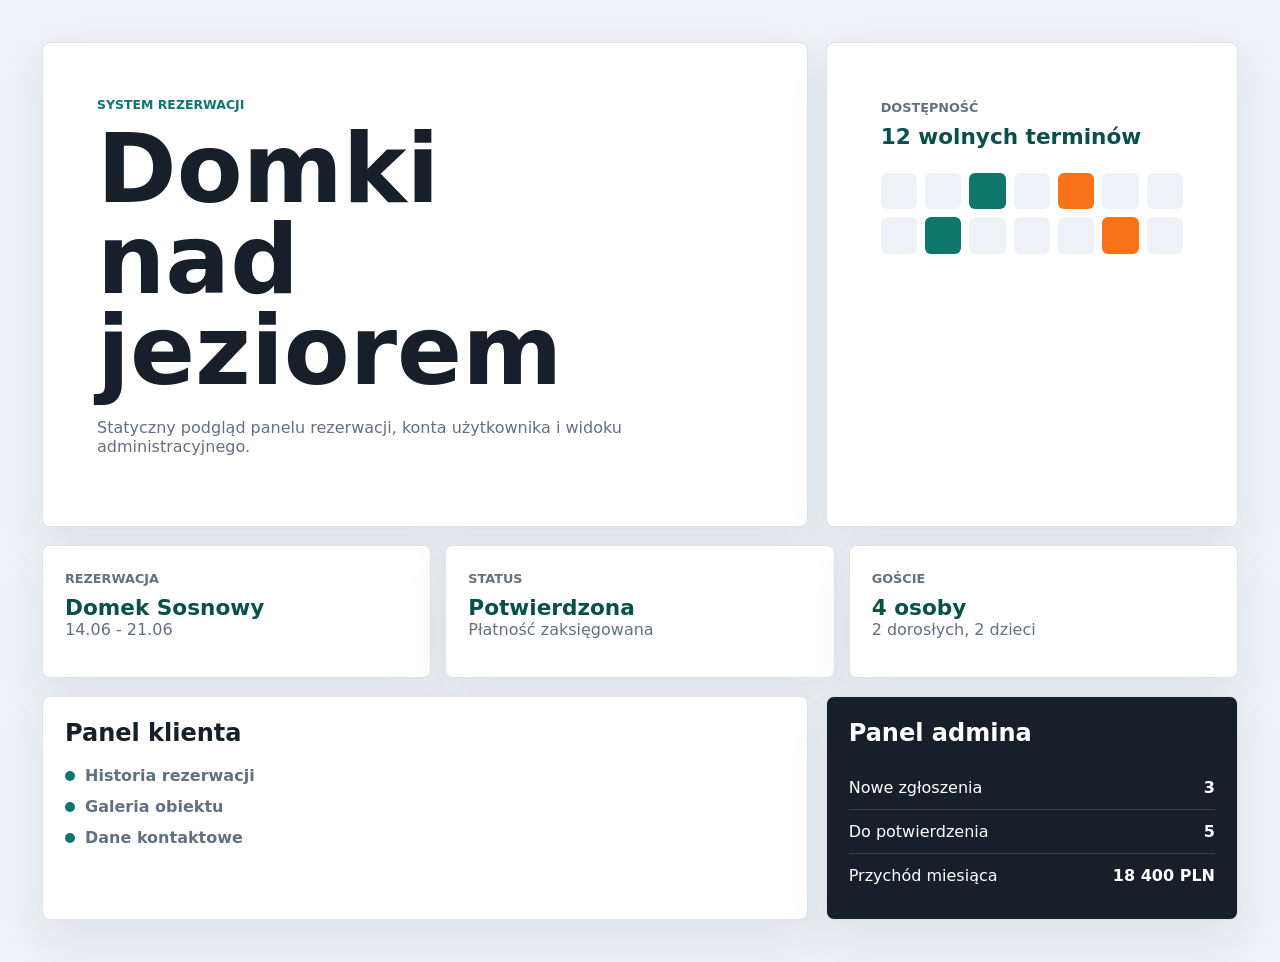
<file: assets/projects/domkiDemo/index.html>
<!DOCTYPE html>
<html lang="pl">
<head>
  <meta charset="UTF-8">
  <meta name="viewport" content="width=device-width, initial-scale=1.0">
  <title>Domki - demo widoku</title>
  <link rel="stylesheet" href="style.css">
</head>
<body>
  <main class="demo-shell demo-shell--booking">
    <section class="hero">
      <div>
        <p class="eyebrow">System rezerwacji</p>
        <h1>Domki nad jeziorem</h1>
        <p>Statyczny podgląd panelu rezerwacji, konta użytkownika i widoku administracyjnego.</p>
      </div>
      <div class="availability-card">
        <span>Dostępność</span>
        <strong>12 wolnych terminów</strong>
        <div class="calendar-preview">
          <i></i><i></i><i class="is-active"></i><i></i><i class="is-busy"></i><i></i><i></i>
          <i></i><i class="is-active"></i><i></i><i></i><i></i><i class="is-busy"></i><i></i>
        </div>
      </div>
    </section>

    <section class="dashboard">
      <article>
        <span>Rezerwacja</span>
        <strong>Domek Sosnowy</strong>
        <p>14.06 - 21.06</p>
      </article>
      <article>
        <span>Status</span>
        <strong>Potwierdzona</strong>
        <p>Płatność zaksięgowana</p>
      </article>
      <article>
        <span>Goście</span>
        <strong>4 osoby</strong>
        <p>2 dorosłych, 2 dzieci</p>
      </article>
    </section>

    <section class="split-view">
      <div class="panel">
        <h2>Panel klienta</h2>
        <ul>
          <li><span></span>Historia rezerwacji</li>
          <li><span></span>Galeria obiektu</li>
          <li><span></span>Dane kontaktowe</li>
        </ul>
      </div>
      <div class="panel panel--dark">
        <h2>Panel admina</h2>
        <div class="table-row"><span>Nowe zgłoszenia</span><strong>3</strong></div>
        <div class="table-row"><span>Do potwierdzenia</span><strong>5</strong></div>
        <div class="table-row"><span>Przychód miesiąca</span><strong>18 400 PLN</strong></div>
      </div>
    </section>
  </main>
</body>
</html>
</file>
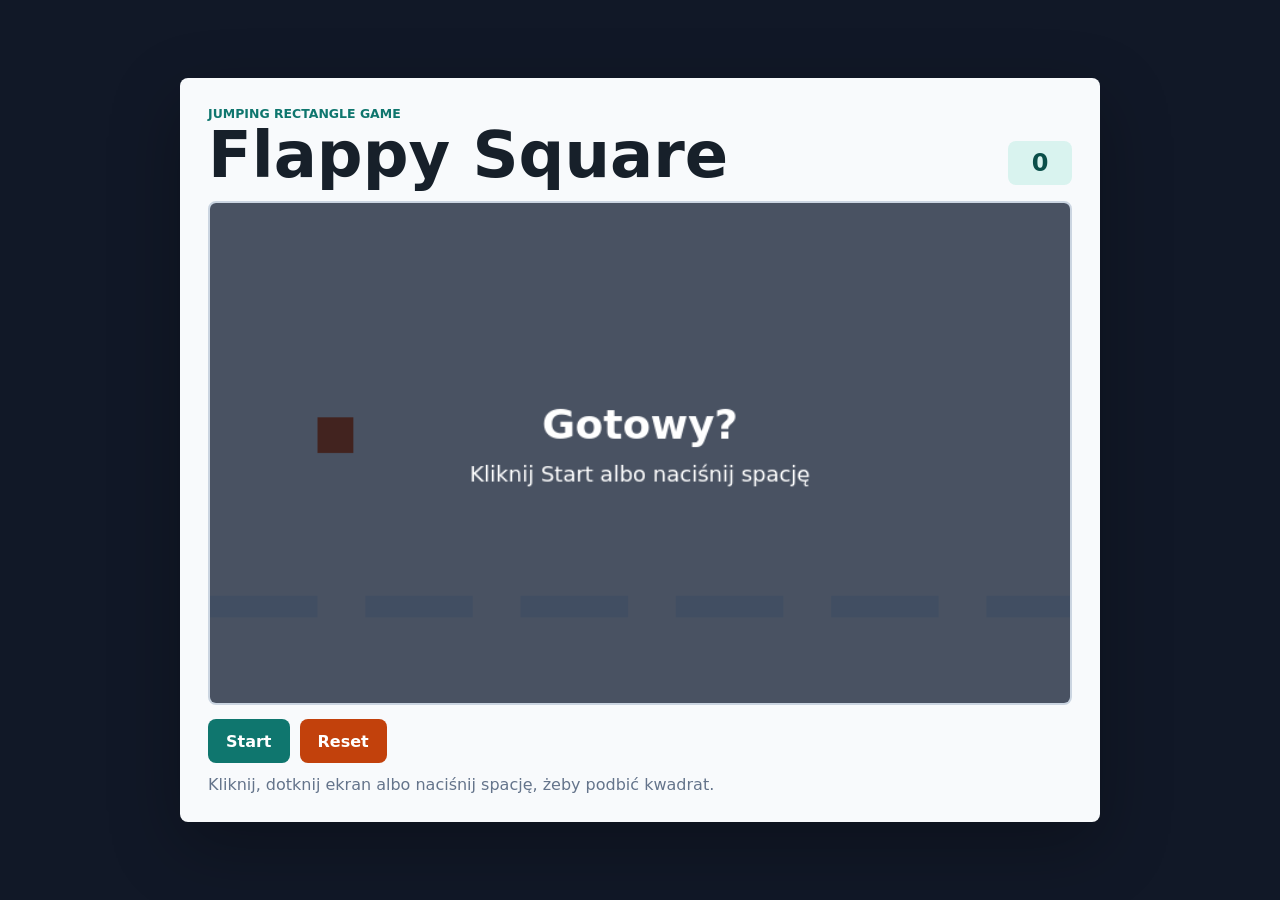
<file: assets/projects/flappySquare/index.html>
<!DOCTYPE html>
<html lang="pl">
<head>
  <meta charset="UTF-8">
  <meta name="viewport" content="width=device-width, initial-scale=1.0">
  <title>Jumping Rectangle Game</title>
  <link rel="stylesheet" href="style.css">
</head>
<body>
  <main class="game-shell">
    <section class="game-panel">
      <div class="game-head">
        <div>
          <p>Jumping rectangle game</p>
          <h1>Flappy Square</h1>
        </div>
        <strong id="score">0</strong>
      </div>
      <canvas id="game" width="720" height="420" aria-label="Gra Flappy Square"></canvas>
      <div class="game-actions">
        <button id="start" type="button">Start</button>
        <button id="reset" type="button">Reset</button>
      </div>
      <p class="hint">Kliknij, dotknij ekran albo naciśnij spację, żeby podbić kwadrat.</p>
    </section>
  </main>
  <script src="gameEngine.js"></script>
  <script src="script.js"></script>
</body>
</html>
</file>
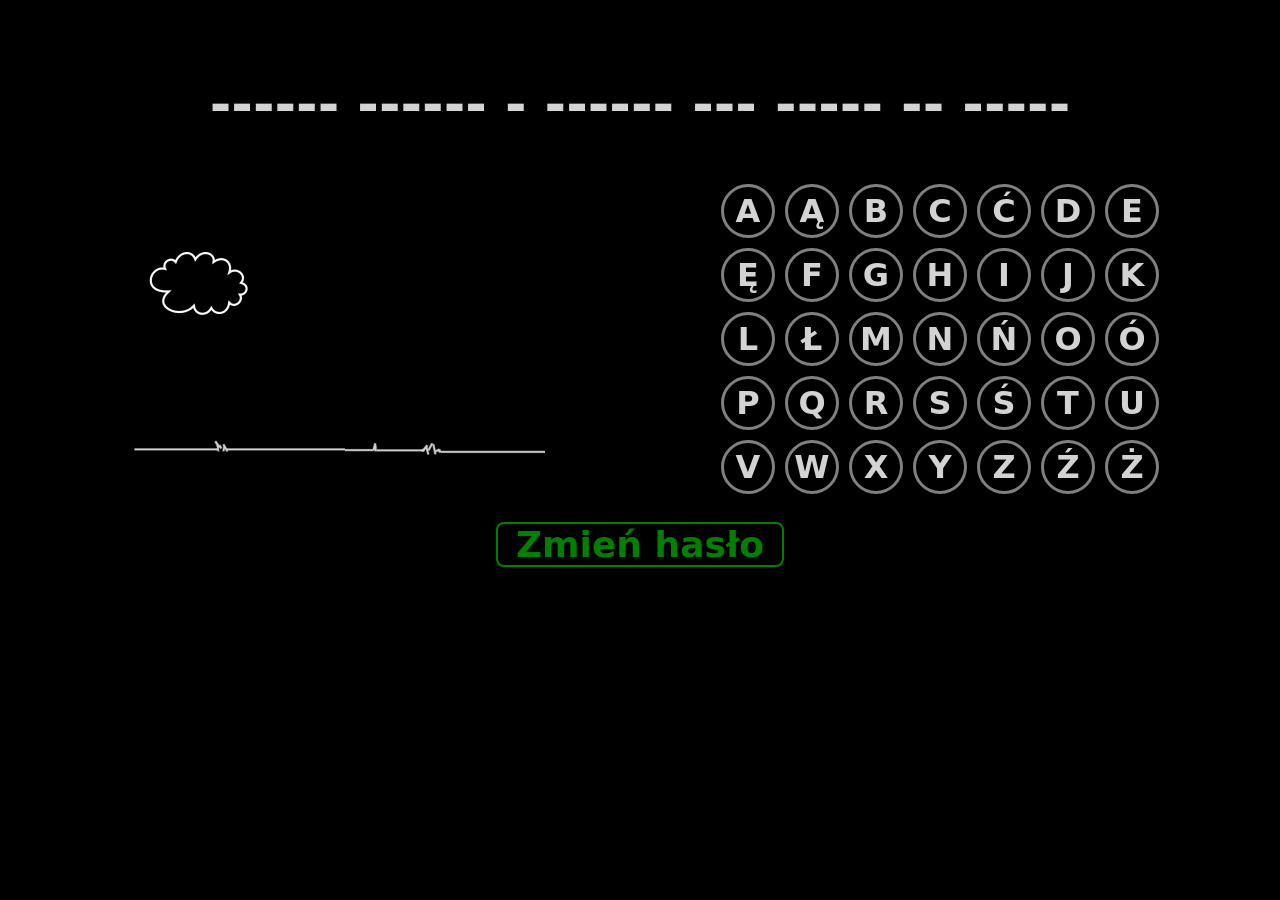
<file: assets/projects/hangOut/index.html>
<!DOCTYPE HTML>
<html lang="pl">
<head>
	<meta charset="utf-8" />
	<meta name="viewport" content="width=device-width, initial-scale=1.0" />
	<title>Szubienica</title>
	<link rel="stylesheet" href="style.css" type="text/css" />
	<script src="szubienica.js"></script>

</head>
<body>
	
	<div id="container">
	
		<div id="board"></div>
	
		<div id="gallows">
			<img src="img/s0.jpg" alt=""/>
		</div>
	
		<div id="alphabet"></div>
		<div id="hangman-actions"></div>
		
		<div style="clear:both;"></div>
		
	</div>

</body>
</html>
</file>
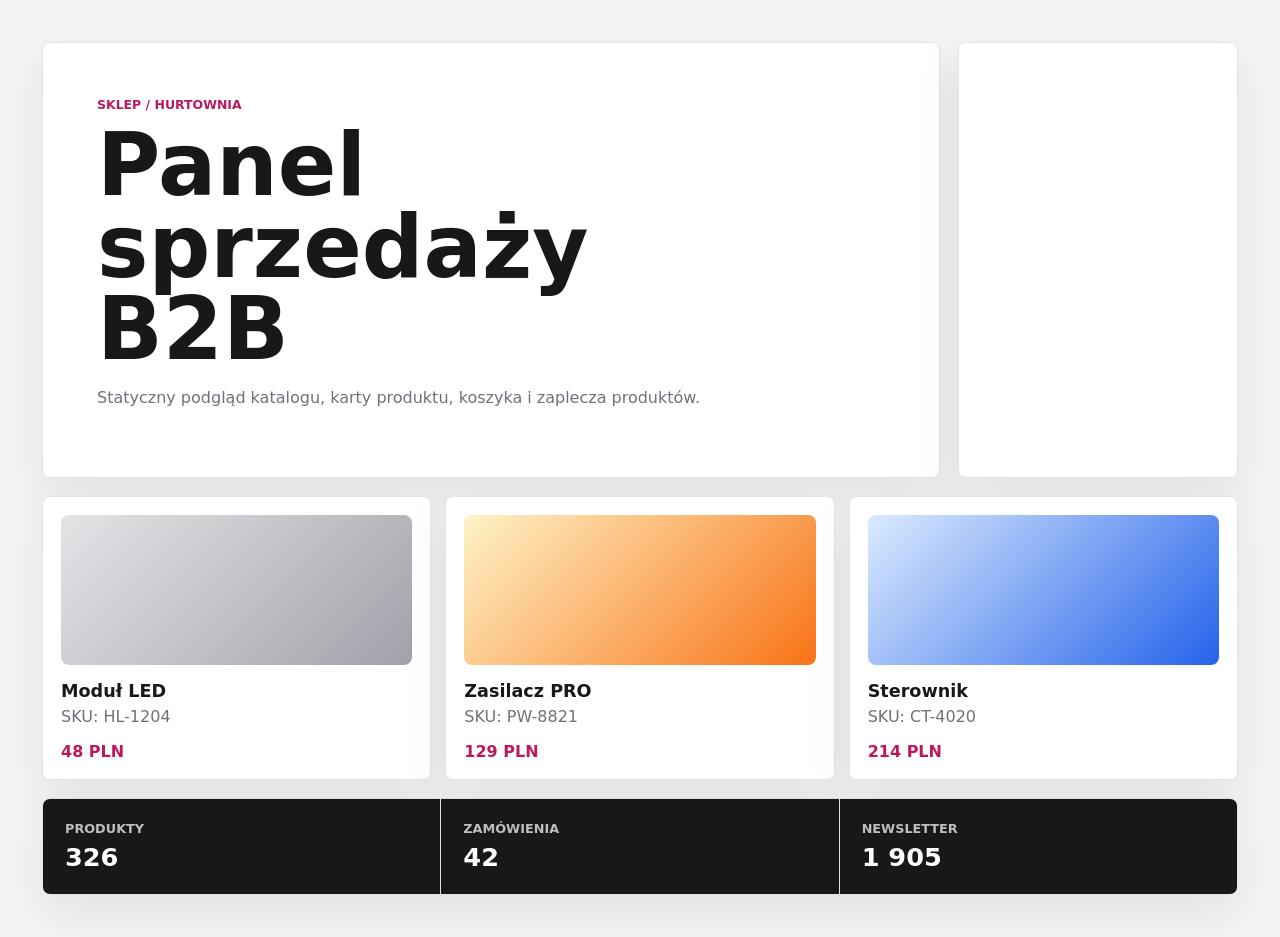
<file: assets/projects/hurtowniaDemo/index.html>
<!DOCTYPE html>
<html lang="pl">
<head>
  <meta charset="UTF-8">
  <meta name="viewport" content="width=device-width, initial-scale=1.0">
  <title>Hurtownia - demo widoku</title>
  <link rel="stylesheet" href="style.css">
</head>
<body>
  <main class="demo-shell demo-shell--shop">
    <section class="shop-top">
      <div>
        <p class="eyebrow">Sklep / hurtownia</p>
        <h1>Panel sprzedaży B2B</h1>
        <p>Statyczny podgląd katalogu, karty produktu, koszyka i zaplecza produktów.</p>
      </div>
      <div class="cart-card">
        <span>Koszyk</span>
        <strong>1 248 PLN</strong>
        <p>8 produktów, rabat hurtowy 12%</p>
      </div>
    </section>

    <section class="product-grid">
      <article>
        <div class="product-image"></div>
        <h2>Moduł LED</h2>
        <p>SKU: HL-1204</p>
        <strong>48 PLN</strong>
      </article>
      <article>
        <div class="product-image product-image--alt"></div>
        <h2>Zasilacz PRO</h2>
        <p>SKU: PW-8821</p>
        <strong>129 PLN</strong>
      </article>
      <article>
        <div class="product-image product-image--third"></div>
        <h2>Sterownik</h2>
        <p>SKU: CT-4020</p>
        <strong>214 PLN</strong>
      </article>
    </section>

    <section class="admin-strip">
      <div>
        <span>Produkty</span>
        <strong>326</strong>
      </div>
      <div>
        <span>Zamówienia</span>
        <strong>42</strong>
      </div>
      <div>
        <span>Newsletter</span>
        <strong>1 905</strong>
      </div>
    </section>
  </main>
</body>
</html>
</file>
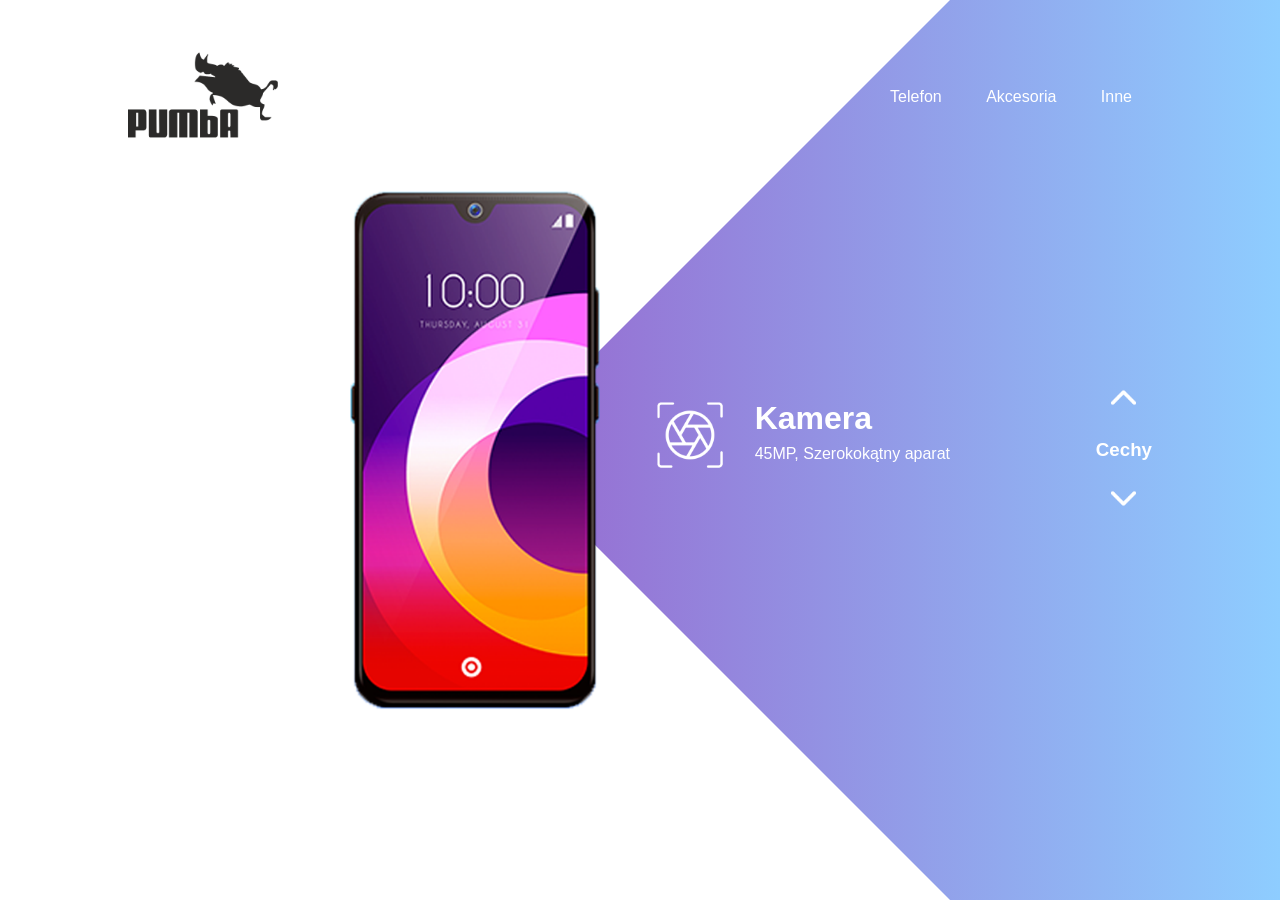
<file: assets/projects/pageMobile/index.html>
<!DOCTYPE html>
<html lang="pl">

<head>
	<meta charset="utf-8"/>
	<meta name="viewport" content="width=device-width, initial-scale=1.0"/>
	<title></title>
	<meta name="description" content=""/>
	<meta http-equiv="X-UA Compatible" content="IE, Edge, chrome=1" />
	<meta keywords=""/>
	<title>Strona reklamowa</title>
	
	<link rel="stylesheet" href="style.css" type="text/css" />

</head>


<body>
    <div class="main">
        <nav>
            <div class="logo">
                <img src="images/logo.png">
            </div>
            <div class="nav-links">
                <ul>
                    <li><a href="#">Główna</a></li>
                    <li><a href="#">Telefon</a></li>
                    <li><a href="#">Akcesoria</a></li>
                    <li><a href="#">Inne</a></li>
                </ul>
            </div>
        </nav>

        <div class="container">
            <div class="overlay"></div>
            <img src="images/mobile.png" class="mobile">
            <div id="circle">
                <div class="feature one">
                    <img src="images/camera.png">
                    <div>
                        <h1>Kamera</h1>
                        <p>45MP, Szerokokątny aparat</p>
                    </div>
                </div>
                <div class="feature two">
                    <img src="images/processor.png">
                    <div>
                        <h1>Procesor</h1>
                        <p>Snapdragon 888</p>
                    </div>
                </div>
                <div class="feature three">
                    <img src="images/display.png">
                    <div>
                        <h1>Ekran</h1>
                        <p>6.6" OLED - QHD</p>
                    </div>
                </div>
                <div class="feature four">
                    <img src="images/battery.png">
                    <div>
                        <h1>Bateria</h1>
                        <p>5500mAh, 120H nieprzerwanej rozmowy</p>
                    </div>
                </div>
            </div>
        </div>

        <div class="controls">
            <img src="images/arrow.png" id="upBtn">
            <h3>Cechy</h3>
            <img src="images/arrow.png" id="downBtn">
        </div>

    </div>
	
    <script src="script.js"></script>

</body>

</html>
</file>
<file: assets/css/style.css>
:root {
  --bg: #eef2f6;
  --surface: #ffffff;
  --surface-muted: #f7f9fc;
  --ink: #17202a;
  --muted: #627084;
  --line: #dce3eb;
  --accent: #0f766e;
  --accent-dark: #0b4f4a;
  --accent-soft: #d9f3ef;
  --warn: #c2410c;
  --shadow: 0 24px 70px rgba(21, 32, 43, 0.12);
}

body.theme-night {
  --bg: #101820;
  --surface: #17212b;
  --surface-muted: #1f2d38;
  --ink: #edf6f9;
  --muted: #a9b8c7;
  --line: #2d3b48;
  --accent: #38bdf8;
  --accent-dark: #7dd3fc;
  --accent-soft: #143243;
  --shadow: 0 24px 70px rgba(0, 0, 0, 0.34);
}

* {
  box-sizing: border-box;
}

[hidden] {
  display: none !important;
}

html {
  scroll-behavior: smooth;
}

body {
  margin: 0;
  background: var(--bg);
  color: var(--ink);
  font-family: Inter, ui-sans-serif, system-ui, -apple-system, BlinkMacSystemFont, "Segoe UI", sans-serif;
  line-height: 1.6;
  overflow-x: hidden;
}

body::before {
  position: fixed;
  inset: 0;
  z-index: 100;
  content: "";
  pointer-events: none;
  background:
    linear-gradient(rgba(255, 255, 255, 0.18) 50%, rgba(0, 0, 0, 0.12) 50%),
    #08111f;
  background-size: 100% 4px, auto;
  animation: tvReveal 2200ms cubic-bezier(0.19, 1, 0.22, 1) forwards;
  transform-origin: center;
}

a {
  color: inherit;
}

img,
svg,
iframe {
  max-width: 100%;
}

h2,
h3,
p,
li,
a,
button,
.panel,
.section,
.project-card,
.timeline-item,
.education-item,
.focus-list li {
  min-width: 0;
  overflow-wrap: break-word;
  word-break: normal;
}

.top-tools {
  position: fixed;
  top: 18px;
  right: 18px;
  left: 18px;
  z-index: 30;
  display: flex;
  align-items: flex-start;
  justify-content: space-between;
  gap: 16px;
  pointer-events: none;
}

.music-control,
.device-switcher,
.language-switcher,
.top-actions,
.audience-switcher,
.developer-toggle,
.theme-toggle {
  pointer-events: auto;
}

.music-control {
  position: relative;
  display: flex;
  align-items: flex-start;
  gap: 10px;
  min-width: 46px;
}

.audio-toggle {
  position: relative;
  margin-top: 8px;
  width: 46px;
  height: 46px;
  flex: 0 0 46px;
  display: grid;
  place-items: center;
  border: 1px solid rgba(220, 227, 235, 0.9);
  border-radius: 999px;
  background: rgba(255, 255, 255, 0.94);
  box-shadow: 0 10px 30px rgba(21, 32, 43, 0.12);
  cursor: pointer;
}

.speaker-icon {
  width: 25px;
  height: 25px;
  display: block;
  margin: auto;
  overflow: visible;
  color: var(--accent-dark);
}

.speaker-icon__body {
  fill: currentColor;
}

.speaker-icon__wave,
.speaker-icon__slash {
  fill: none;
  stroke: currentColor;
  stroke-width: 2.2;
  stroke-linecap: round;
  stroke-linejoin: round;
}

.speaker-icon__slash {
  opacity: 0;
  color: #dc2626;
}

.audio-toggle.is-muted .speaker-icon {
  color: #dc2626;
}

.audio-toggle.is-muted .speaker-icon__wave {
  opacity: 0.2;
}

.audio-toggle.is-muted .speaker-icon__slash {
  opacity: 1;
}

.audio-bubble {
  position: absolute;
  top: 12px;
  left: 58px;
  width: min(260px, calc(100vw - 96px));
  padding: 9px 11px;
  border-radius: 8px;
  background: #ffffff;
  color: var(--ink);
  box-shadow: 0 14px 40px rgba(21, 32, 43, 0.16);
  font-size: 0.9rem;
  font-weight: 750;
  opacity: 0;
  transform: translateY(-4px);
  transition: opacity 180ms ease, transform 180ms ease;
  pointer-events: none;
}

.audio-bubble.is-visible {
  opacity: 1;
  transform: translateY(0);
}

.device-switcher {
  position: absolute;
  left: 50%;
  display: inline-flex;
  align-items: center;
  overflow: hidden;
  border: 1px solid rgba(220, 227, 235, 0.9);
  border-radius: 999px;
  background: rgba(255, 255, 255, 0.94);
  box-shadow: 0 10px 30px rgba(21, 32, 43, 0.12);
  transform: translateX(-50%);
}

.viewport-chip {
  min-width: 116px;
  padding: 0 13px;
  color: var(--accent-dark);
  font-size: 0.72rem;
  font-weight: 850;
  white-space: nowrap;
}

.top-actions {
  display: inline-flex;
  align-items: flex-start;
  gap: 8px;
}

.device-switcher button {
  width: 48px;
  height: 40px;
  display: grid;
  place-items: center;
  border: 0;
  background: transparent;
  color: var(--muted);
  cursor: pointer;
}

.device-switcher button.is-active {
  background: var(--accent);
  color: #ffffff;
}

.device-switcher svg {
  width: 23px;
  height: 23px;
  fill: none;
  stroke: currentColor;
  stroke-width: 1.8;
  stroke-linecap: round;
  stroke-linejoin: round;
}

.language-switcher,
.audience-switcher {
  display: inline-flex;
  overflow: hidden;
  border: 1px solid rgba(220, 227, 235, 0.9);
  border-radius: 999px;
  background: rgba(255, 255, 255, 0.94);
  box-shadow: 0 10px 30px rgba(21, 32, 43, 0.12);
}

.language-switcher button,
.audience-switcher button {
  min-width: 48px;
  min-height: 40px;
  border: 0;
  background: transparent;
  color: var(--muted);
  font: inherit;
  font-size: 0.86rem;
  font-weight: 850;
  cursor: pointer;
}

.language-switcher button.is-active,
.audience-switcher button.is-active {
  background: var(--accent);
  color: #ffffff;
}

.audience-switcher button {
  min-width: 44px;
  font-size: 0.74rem;
}

.developer-toggle {
  min-width: 48px;
  min-height: 40px;
  border: 1px solid rgba(220, 227, 235, 0.9);
  border-radius: 999px;
  background: rgba(255, 255, 255, 0.94);
  color: var(--accent-dark);
  box-shadow: 0 10px 30px rgba(21, 32, 43, 0.12);
  font: inherit;
  font-size: 0.78rem;
  font-weight: 900;
  cursor: pointer;
}

.developer-toggle.is-active {
  background: #111827;
  color: #7dd3fc;
}

.theme-toggle {
  position: relative;
  width: 66px;
  min-width: 66px;
  height: 40px;
  border: 1px solid rgba(220, 227, 235, 0.9);
  border-radius: 999px;
  background: #f8fafc;
  box-shadow: 0 10px 30px rgba(21, 32, 43, 0.12);
  cursor: pointer;
}

.theme-toggle__thumb {
  position: absolute;
  top: 4px;
  left: 4px;
  width: 30px;
  height: 30px;
  border-radius: 999px;
  background: #111827;
  transition: transform 220ms ease, background 220ms ease, box-shadow 220ms ease;
}

.theme-toggle__thumb::before {
  position: absolute;
  inset: 7px;
  content: "";
  border-radius: 999px;
  background: #facc15;
  box-shadow: 0 0 0 3px #111827 inset;
}

.theme-toggle.is-night {
  background: #111827;
}

.theme-toggle.is-night .theme-toggle__thumb {
  background: #f8fafc;
  box-shadow: 0 0 20px rgba(255, 255, 255, 0.38);
  transform: translateX(26px);
}

.theme-toggle.is-night .theme-toggle__thumb::before {
  inset: 5px 8px 5px 4px;
  background: #f8fafc;
  box-shadow: 8px 0 0 #111827 inset;
}

.page-shell {
  width: min(1160px, calc(100% - 32px));
  margin: 32px auto;
  animation: pageReveal 1400ms ease 860ms both;
  transition: width 220ms ease, max-width 220ms ease, box-shadow 220ms ease;
}

body.preview-tablet .page-shell {
  width: min(760px, calc(100% - 32px));
}

body.preview-phone .page-shell {
  width: 390px;
  max-width: calc(100% - 32px);
  box-shadow: 0 30px 90px rgba(21, 32, 43, 0.18);
}

@keyframes tvReveal {
  0% {
    opacity: 1;
    transform: scaleY(0.018);
    filter: brightness(2.8);
  }

  38% {
    transform: scaleY(0.018);
  }

  58% {
    transform: scaleY(1);
  }

  82% {
    opacity: 0.82;
    filter: brightness(1.35);
  }

  100% {
    opacity: 0;
    transform: scaleY(1);
    filter: brightness(1);
    visibility: hidden;
  }
}

@keyframes pageReveal {
  from {
    opacity: 0;
    transform: scale(0.985);
    filter: blur(6px);
  }

  to {
    opacity: 1;
    transform: scale(1);
    filter: blur(0);
  }
}

@media (prefers-reduced-motion: reduce) {
  body::before,
  .page-shell,
  .reveal-item {
    animation: none;
    transition: none;
  }

  body::before {
    display: none;
  }

  .reveal-item {
    opacity: 1;
    transform: none;
  }
}

body.preview-tablet .hero,
body.preview-tablet .layout,
body.preview-phone .hero,
body.preview-phone .layout {
  grid-template-columns: 1fr;
}

body.preview-tablet .hero {
  min-height: 0;
}

body.preview-tablet .hero__media {
  min-height: 360px;
}

body.preview-tablet .education-list {
  grid-template-columns: 1fr 1fr;
}

body.preview-phone .page-shell {
  margin-top: 76px;
}

body.preview-phone .hero {
  min-height: 0;
}

body.preview-phone .hero,
body.preview-phone .panel,
body.preview-phone .section {
  border-right: 0;
  border-left: 0;
  border-radius: 0;
}

body.preview-phone .hero__media {
  min-height: 320px;
}

body.preview-phone .hero__content {
  padding: 28px 20px;
}

body.preview-phone .hero__actions,
body.preview-phone .button,
body.preview-phone .timeline-toggle {
  width: 100%;
}

body.preview-phone .layout {
  gap: 14px;
  margin-top: 14px;
}

body.preview-phone .sidebar,
body.preview-phone .content {
  gap: 14px;
}

body.preview-phone .section__head {
  display: block;
}

body.preview-phone .education-list,
body.preview-phone .timeline-item {
  grid-template-columns: 1fr;
}

body.preview-phone .project-card {
  min-height: 0;
}

body.preview-phone .panel,
body.preview-phone .section {
  padding: 22px 18px;
}

body.preview-phone .timeline-item {
  gap: 10px;
}

body.is-developer-mode .page-shell,
body.audience-developer .page-shell {
  outline: 1px solid rgba(15, 118, 110, 0.28);
  outline-offset: 7px;
}

body.is-developer-mode .section,
body.is-developer-mode .panel,
body.is-developer-mode .project-card,
body.is-developer-mode .timeline-item {
  position: relative;
}

body.is-developer-mode .section::before,
body.is-developer-mode .panel::before,
body.is-developer-mode .project-card::before,
body.is-developer-mode .timeline-item::before {
  position: absolute;
  top: -1px;
  right: 12px;
  padding: 2px 7px;
  border-radius: 0 0 6px 6px;
  background: #111827;
  color: #7dd3fc;
  content: "module";
  font-size: 0.62rem;
  font-weight: 900;
  line-height: 1.5;
  text-transform: uppercase;
}

[data-dev-only] {
  display: none !important;
}

body.is-developer-mode [data-dev-only],
body.audience-developer [data-dev-only] {
  display: revert !important;
}

body.is-developer-mode .tech-stack[data-dev-only],
body.audience-developer .tech-stack[data-dev-only] {
  display: flex !important;
}

body.audience-developer .focus-list li,
body.audience-developer .project-card {
  border-color: rgba(15, 118, 110, 0.35);
}

.hero {
  display: grid;
  grid-template-columns: minmax(260px, 380px) minmax(0, 1fr);
  min-height: 520px;
  overflow: hidden;
  background: var(--surface);
  border: 1px solid rgba(220, 227, 235, 0.9);
  border-radius: 8px;
  box-shadow: var(--shadow);
}

.terminal-status {
  display: flex;
  align-items: center;
  gap: 10px;
  min-height: 50px;
  margin-top: 14px;
  padding: 0 18px;
  overflow: hidden;
  border: 1px solid rgba(15, 118, 110, 0.24);
  border-radius: 8px;
  background: #0d1b1e;
  color: #c8f7ef;
  box-shadow: 0 18px 50px rgba(21, 32, 43, 0.12);
  font-family: "SFMono-Regular", Consolas, "Liberation Mono", monospace;
  font-size: 0.9rem;
}

.terminal-status__prompt {
  flex: 0 0 auto;
  color: #7dd3fc;
  font-weight: 850;
}

.terminal-status__text {
  min-width: 0;
  overflow: hidden;
  white-space: nowrap;
  text-overflow: ellipsis;
}

.terminal-status__text::after {
  content: "_";
  animation: cursorBlink 900ms steps(2, start) infinite;
}

.hero__media {
  position: relative;
  min-height: 420px;
  background: #1f2a37;
}

.hero__media::after {
  position: absolute;
  inset: auto 0 0;
  height: 34%;
  content: "";
  background: linear-gradient(180deg, rgba(31, 42, 55, 0), rgba(31, 42, 55, 0.52));
}

.hero__photo {
  width: 100%;
  height: 100%;
  display: block;
  object-fit: cover;
  object-position: center top;
}

.hero__content {
  display: flex;
  min-width: 0;
  flex-direction: column;
  justify-content: center;
  padding: clamp(32px, 6vw, 72px);
}

.eyebrow {
  margin: 0 0 12px;
  color: var(--accent);
  font-size: 0.78rem;
  font-weight: 800;
  letter-spacing: 0;
  text-transform: uppercase;
}

h1,
h2,
h3,
p {
  margin-top: 0;
}

h1 {
  max-width: 720px;
  margin-bottom: 22px;
  font-size: clamp(2.6rem, 6vw, 5.6rem);
  line-height: 0.96;
  letter-spacing: 0;
  overflow-wrap: normal;
  word-break: keep-all;
  hyphens: none;
  text-wrap: balance;
}

.lead {
  max-width: 650px;
  margin-bottom: 32px;
  color: var(--muted);
  font-size: clamp(1.02rem, 2vw, 1.22rem);
}

.hero__actions {
  width: 100%;
  max-width: 650px;
  display: flex;
  flex-wrap: wrap;
  gap: 12px;
}

.button {
  max-width: 100%;
  display: inline-flex;
  min-height: 48px;
  align-items: center;
  justify-content: center;
  padding: 0 20px;
  border: 1px solid transparent;
  border-radius: 8px;
  font-weight: 800;
  text-decoration: none;
  transition: transform 160ms ease, background 160ms ease, border-color 160ms ease;
}

.button:hover {
  transform: translateY(-1px);
}

.button--primary {
  background: var(--accent);
  color: #ffffff;
}

.button--primary:hover {
  background: var(--accent-dark);
}

.button--ghost {
  border-color: var(--line);
  background: #ffffff;
  color: var(--ink);
}

.button--ghost:hover {
  border-color: var(--accent);
}

body.theme-night .button--ghost,
body.theme-night .language-switcher,
body.theme-night .audience-switcher,
body.theme-night .developer-toggle,
body.theme-night .audio-toggle {
  background: rgba(23, 33, 43, 0.94);
  color: var(--ink);
}

body.theme-night .tag-list--muted button,
body.theme-night .tag-list--muted span,
body.theme-night .focus-list li,
body.theme-night .project-card,
body.theme-night .education-item {
  background: var(--surface-muted);
  color: var(--ink);
}

body.theme-night .tech-stack span {
  background: #0f172a;
  color: #bae6fd;
}

.button--disabled {
  background: #e5e7eb;
  color: #6b7280;
  cursor: not-allowed;
}

.button--disabled:hover {
  transform: none;
}

.layout {
  display: grid;
  grid-template-columns: 330px minmax(0, 1fr);
  gap: 24px;
  margin-top: 24px;
}

.sidebar {
  display: flex;
  flex-direction: column;
  gap: 16px;
}

.panel,
.section {
  background: var(--surface);
  border: 1px solid rgba(220, 227, 235, 0.9);
  border-radius: 8px;
}

.panel {
  padding: 24px;
}

.panel h2,
.section h2 {
  margin-bottom: 18px;
  font-size: 1.35rem;
  line-height: 1.2;
}

.contact-list,
.clean-list {
  padding: 0;
  margin: 0;
  list-style: none;
}

.contact-list {
  display: grid;
  gap: 16px;
}

.contact-list li {
  display: grid;
  gap: 3px;
}

.contact-list span,
.timeline-item__period,
.education-item span {
  color: var(--muted);
  font-size: 0.86rem;
}

.contact-list a {
  overflow-wrap: anywhere;
  color: var(--accent-dark);
  font-weight: 750;
  text-decoration: none;
}

.contact-list a:hover {
  text-decoration: underline;
}

.tag-list {
  display: flex;
  flex-wrap: wrap;
  gap: 8px;
}

.tag-list span,
.tag-list button {
  padding: 7px 10px;
  border: 0;
  background: var(--accent-soft);
  border-radius: 999px;
  color: var(--accent-dark);
  font: inherit;
  font-size: 0.9rem;
  font-weight: 750;
  cursor: pointer;
}

.tag-list button.is-active {
  background: var(--accent);
  color: #ffffff;
}

.tag-list--muted span,
.tag-list--muted button {
  background: #eef2f7;
  color: #334155;
}

.tag-list--muted button.is-active {
  background: #334155;
  color: #ffffff;
}

.clean-list {
  display: grid;
  gap: 10px;
}

.clean-list li {
  position: relative;
  padding-left: 18px;
}

.clean-list li::before {
  position: absolute;
  top: 0.65em;
  left: 0;
  width: 7px;
  height: 7px;
  border-radius: 999px;
  content: "";
  background: var(--accent);
}

.content {
  display: grid;
  gap: 24px;
}

.section {
  padding: clamp(24px, 4vw, 36px);
}

.section__head {
  display: flex;
  align-items: end;
  justify-content: space-between;
  gap: 20px;
  margin-bottom: 20px;
}

.section__head .eyebrow,
.section__head h2 {
  margin-bottom: 0;
}

.project-grid {
  display: grid;
  grid-template-columns: repeat(3, minmax(0, 1fr));
  gap: 14px;
}

.project-card {
  display: flex;
  min-height: 210px;
  flex-direction: column;
  justify-content: space-between;
  padding: 20px;
  background: var(--surface-muted);
  border: 1px solid var(--line);
  border-radius: 8px;
  transition: border-color 180ms ease, opacity 180ms ease, transform 180ms ease;
}

.project-card.is-dimmed,
.timeline-item.is-dimmed {
  opacity: 0.34;
}

.project-card h3 {
  margin-bottom: 10px;
  font-size: 1.05rem;
}

.project-card p {
  color: var(--muted);
  font-size: 0.95rem;
}

.project-card a,
.project-card__action {
  color: var(--accent-dark);
  font-weight: 800;
  font: inherit;
  text-decoration: none;
}

.project-card__action {
  align-self: flex-start;
  padding: 0;
  border: 0;
  background: transparent;
  cursor: pointer;
}

.project-card a:hover,
.project-card__action:hover {
  text-decoration: underline;
}

.tech-stack {
  display: flex;
  flex-wrap: wrap;
  gap: 6px;
  margin: 12px 0;
}

.tech-stack span {
  padding: 4px 7px;
  border: 1px solid rgba(15, 118, 110, 0.22);
  border-radius: 999px;
  background: #ffffff;
  color: var(--accent-dark);
  font-size: 0.74rem;
  font-weight: 850;
}

.tech-stack--compact {
  margin: 10px 0 0;
}

.developer-note {
  margin: 0 0 16px;
  padding-left: 11px;
  border-left: 3px solid var(--accent);
  color: #334155;
  font-size: 0.86rem;
}

.project-modal {
  position: fixed;
  inset: 0;
  z-index: 20;
  display: none;
  padding: 24px;
}

.project-modal.is-open {
  display: grid;
  place-items: center;
}

.project-modal__backdrop {
  position: absolute;
  inset: 0;
  background: rgba(15, 23, 42, 0.72);
}

.project-modal__dialog {
  position: relative;
  z-index: 1;
  width: min(1120px, 100%);
  height: min(760px, calc(100vh - 48px));
  overflow: hidden;
  background: var(--surface);
  border-radius: 8px;
  box-shadow: var(--shadow);
}

.project-modal__header {
  display: flex;
  height: 58px;
  align-items: center;
  justify-content: space-between;
  gap: 16px;
  padding: 0 16px 0 20px;
  border-bottom: 1px solid var(--line);
}

.project-modal__header h2 {
  margin: 0;
  font-size: 1.05rem;
}

.project-modal__close {
  width: 38px;
  height: 38px;
  border: 0;
  border-radius: 8px;
  background: var(--surface-muted);
  color: var(--ink);
  font-size: 1.7rem;
  line-height: 1;
  cursor: pointer;
}

.project-modal__close:hover {
  background: var(--line);
}

.project-modal__frame {
  width: 100%;
  height: calc(100% - 58px);
  display: block;
  border: 0;
  background: #ffffff;
}

.timeline {
  display: grid;
  gap: 18px;
}

.timeline-item {
  display: grid;
  grid-template-columns: minmax(180px, 250px) minmax(0, 1fr);
  gap: 24px;
  padding-bottom: 18px;
  border-bottom: 1px solid var(--line);
  transition: opacity 180ms ease, transform 180ms ease;
}

.timeline-item:last-child {
  padding-bottom: 0;
  border-bottom: 0;
}

.timeline-item h3 {
  margin-bottom: 0;
  font-size: 1.05rem;
}

.timeline-item h3 span {
  display: block;
  color: var(--accent-dark);
}

.timeline-item ul {
  margin: 0;
  padding-left: 18px;
  color: var(--muted);
}

.timeline-item--older {
  animation: olderExperienceIn 180ms ease both;
}

.timeline-toggle {
  min-height: 44px;
  margin-top: 22px;
  padding: 0 18px;
  border: 1px solid var(--line);
  border-radius: 8px;
  background: var(--surface-muted);
  color: var(--accent-dark);
  font: inherit;
  font-weight: 850;
  cursor: pointer;
}

.timeline-toggle:hover {
  border-color: var(--accent);
  background: var(--accent-soft);
}

@keyframes olderExperienceIn {
  from {
    opacity: 0;
    transform: translateY(-6px);
  }

  to {
    opacity: 1;
    transform: translateY(0);
  }
}

.education-list {
  display: grid;
  grid-template-columns: repeat(2, minmax(0, 1fr));
  gap: 14px;
}

.education-item {
  padding: 18px;
  background: var(--surface-muted);
  border: 1px solid var(--line);
  border-radius: 8px;
}

.education-item h3 {
  margin-bottom: 8px;
  font-size: 1rem;
}

.education-item p {
  margin-bottom: 8px;
  color: var(--accent-dark);
  font-weight: 750;
}

.focus-list {
  display: grid;
  gap: 12px;
  margin: 0;
  padding: 0;
  list-style: none;
}

.focus-list li {
  padding: 16px 18px;
  background: var(--surface-muted);
  border: 1px solid var(--line);
  border-radius: 8px;
  color: var(--muted);
  font-weight: 650;
}

.diagnostic-list {
  display: grid;
  gap: 10px;
  padding: 0;
  margin: 0;
  list-style: none;
}

.diagnostic-list li {
  display: flex;
  align-items: center;
  justify-content: space-between;
  gap: 10px;
  padding-bottom: 10px;
  border-bottom: 1px solid var(--line);
}

.diagnostic-list li:last-child {
  padding-bottom: 0;
  border-bottom: 0;
}

.diagnostic-list span {
  color: var(--muted);
  font-size: 0.82rem;
  font-weight: 750;
}

.diagnostic-list strong {
  color: var(--accent-dark);
  font-size: 0.82rem;
  text-align: right;
}

.weather-card {
  position: relative;
  overflow: hidden;
  min-height: 168px;
  background: linear-gradient(150deg, #38bdf8 0%, #0f766e 58%, #064e3b 100%);
  color: #ffffff;
  isolation: isolate;
}

.weather-card::before {
  position: absolute;
  inset: 0;
  z-index: -2;
  content: "";
  background: radial-gradient(circle at 22% 18%, rgba(255, 255, 255, 0.5), transparent 30%);
  opacity: 0.9;
}

.weather-card__summary {
  position: relative;
  z-index: 2;
  width: 100%;
  display: flex;
  align-items: flex-start;
  justify-content: space-between;
  gap: 14px;
  padding: 0;
  border: 0;
  background: transparent;
  color: inherit;
  font: inherit;
  text-align: left;
  cursor: pointer;
}

.weather-card__label {
  display: block;
  margin-bottom: 3px;
  color: rgba(255, 255, 255, 0.76);
  font-size: 0.78rem;
  font-weight: 850;
  text-transform: uppercase;
}

.weather-card__summary strong {
  display: block;
  font-size: 1.25rem;
  line-height: 1.15;
}

.weather-card__temp {
  display: block;
  font-size: 3.25rem;
  font-weight: 900;
  line-height: 0.92;
  text-align: right;
}

.weather-card__range {
  display: block;
  margin-top: 6px;
  color: rgba(255, 255, 255, 0.78);
  font-size: 0.86rem;
  font-weight: 850;
  text-align: right;
  white-space: nowrap;
}

.weather-card__meta {
  position: relative;
  z-index: 2;
  max-width: 190px;
  margin: 18px 0 0;
  color: rgba(255, 255, 255, 0.82);
  font-size: 0.9rem;
  font-weight: 700;
}

.weather-scene {
  position: absolute;
  inset: 0;
  z-index: 1;
  overflow: hidden;
  pointer-events: none;
}

.weather-sun {
  position: absolute;
  top: 56px;
  right: 28px;
  width: 72px;
  height: 72px;
  border-radius: 999px;
  background: #fde68a;
  box-shadow: 0 0 26px rgba(253, 230, 138, 0.9), 0 0 70px rgba(253, 186, 116, 0.55);
  animation: weatherShine 2800ms ease-in-out infinite;
}

.weather-card[data-weather-time="sunset"] .weather-sun {
  top: 86px;
  background: #fed7aa;
  box-shadow: 0 0 34px rgba(251, 146, 60, 0.9), 0 0 90px rgba(244, 63, 94, 0.5);
}

.weather-moon {
  position: absolute;
  top: 56px;
  right: 32px;
  width: 70px;
  height: 70px;
  border-radius: 999px;
  background: #f8fafc;
  box-shadow: 0 0 24px rgba(226, 232, 240, 0.72), 0 0 70px rgba(125, 211, 252, 0.24);
  opacity: 0;
}

.weather-moon::after {
  position: absolute;
  inset: 0;
  content: "";
  border-radius: inherit;
  background: #111827;
  transform: translateX(26px);
}

.weather-card[data-moon-phase="full"] .weather-moon::after {
  opacity: 0;
}

.weather-card[data-moon-phase="new"] .weather-moon::after {
  opacity: 0.88;
  transform: translateX(0);
}

.weather-card[data-moon-phase="quarter"] .weather-moon::after {
  transform: translateX(34px);
}

.weather-card[data-moon-phase="crescent"] .weather-moon::after {
  transform: translateX(18px);
}

.weather-card[data-moon-phase="gibbous"] .weather-moon::after {
  transform: translateX(46px);
}

.weather-cloud {
  position: absolute;
  right: 18px;
  bottom: 24px;
  width: 88px;
  height: 30px;
  border-radius: 999px;
  background: rgba(255, 255, 255, 0.72);
  opacity: 0;
}

.weather-cloud::before,
.weather-cloud::after {
  position: absolute;
  bottom: 4px;
  content: "";
  border-radius: 999px;
  background: inherit;
}

.weather-cloud::before {
  left: 12px;
  width: 38px;
  height: 38px;
}

.weather-cloud::after {
  right: 14px;
  width: 48px;
  height: 48px;
}

.weather-cloud--two {
  right: 92px;
  bottom: 64px;
  transform: scale(0.72);
}

.weather-rain,
.weather-snow,
.weather-fog {
  position: absolute;
  opacity: 0;
}

.weather-rain {
  top: -28px;
  width: 2px;
  height: 54px;
  border-radius: 999px;
  background: rgba(219, 234, 254, 0.9);
  transform: rotate(14deg);
}

.weather-rain--one {
  left: 42%;
}

.weather-rain--two {
  left: 62%;
}

.weather-rain--three {
  left: 78%;
}

.weather-snow {
  top: -18px;
  width: 9px;
  height: 9px;
  border-radius: 999px;
  background: rgba(255, 255, 255, 0.9);
}

.weather-snow--one {
  left: 42%;
}

.weather-snow--two {
  left: 72%;
}

.weather-fog {
  right: 26px;
  width: 170px;
  height: 10px;
  border-radius: 999px;
  background: rgba(255, 255, 255, 0.42);
}

.weather-fog--one {
  bottom: 56px;
}

.weather-fog--two {
  bottom: 82px;
}

.weather-card[data-weather-condition="cloudy"] {
  background: linear-gradient(150deg, #64748b 0%, #334155 100%);
}

.weather-card[data-weather-condition="rainy"] {
  background: linear-gradient(150deg, #1e3a8a 0%, #0f172a 100%);
}

.weather-card[data-weather-condition="snowy"] {
  background: linear-gradient(150deg, #7dd3fc 0%, #475569 100%);
}

.weather-card[data-weather-condition="foggy"] {
  background: linear-gradient(150deg, #94a3b8 0%, #475569 100%);
}

.weather-card[data-weather-time="sunset"] {
  background: linear-gradient(150deg, #f97316 0%, #be123c 48%, #312e81 100%);
}

.weather-card[data-weather-time="night"] {
  background: linear-gradient(150deg, #111827 0%, #1e293b 55%, #0f172a 100%);
}

.weather-card[data-weather-condition="cloudy"] .weather-cloud,
.weather-card[data-weather-condition="rainy"] .weather-cloud,
.weather-card[data-weather-condition="snowy"] .weather-cloud,
.weather-card[data-weather-condition="foggy"] .weather-cloud {
  opacity: 1;
  animation: weatherFloat 5600ms ease-in-out infinite;
}

.weather-card[data-weather-condition="rainy"] .weather-rain {
  opacity: 1;
  animation: weatherRain 900ms linear infinite;
}

.weather-card[data-weather-condition="rainy"] .weather-rain--two {
  animation-delay: 180ms;
}

.weather-card[data-weather-condition="rainy"] .weather-rain--three {
  animation-delay: 360ms;
}

.weather-card[data-weather-condition="snowy"] .weather-snow {
  opacity: 1;
  animation: weatherSnow 3200ms linear infinite;
}

.weather-card[data-weather-condition="snowy"] .weather-snow--two {
  animation-delay: 900ms;
}

.weather-card[data-weather-condition="foggy"] .weather-fog {
  opacity: 1;
  animation: weatherFog 4200ms ease-in-out infinite;
}

.weather-card[data-weather-condition="cloudy"] .weather-sun,
.weather-card[data-weather-condition="rainy"] .weather-sun,
.weather-card[data-weather-condition="snowy"] .weather-sun,
.weather-card[data-weather-condition="foggy"] .weather-sun {
  opacity: 0.18;
}

.weather-card[data-weather-time="night"] .weather-sun {
  opacity: 0;
}

.weather-card[data-weather-time="night"] .weather-moon {
  opacity: 1;
  animation: weatherShine 3600ms ease-in-out infinite;
}

.weather-card[data-weather-time="night"][data-weather-condition="cloudy"] .weather-moon,
.weather-card[data-weather-time="night"][data-weather-condition="rainy"] .weather-moon,
.weather-card[data-weather-time="night"][data-weather-condition="snowy"] .weather-moon,
.weather-card[data-weather-time="night"][data-weather-condition="foggy"] .weather-moon {
  opacity: 0.34;
}

.weather-forecast {
  position: relative;
  z-index: 2;
  display: grid;
  gap: 8px;
  margin-top: 16px;
  padding-top: 14px;
  border-top: 1px solid rgba(255, 255, 255, 0.28);
}

.weather-forecast__day {
  display: grid;
  grid-template-columns: minmax(0, 1fr) auto auto;
  align-items: center;
  gap: 10px;
  color: rgba(255, 255, 255, 0.9);
  font-size: 0.84rem;
  font-weight: 800;
}

.weather-forecast__icon {
  font-size: 1rem;
}

.cookie-note {
  position: fixed;
  right: 20px;
  bottom: 20px;
  z-index: 45;
  width: min(350px, calc(100vw - 24px));
  display: grid;
  grid-template-columns: auto minmax(0, 1fr);
  gap: 12px 14px;
  align-items: start;
  padding: 14px 14px 14px 12px;
  border: 1px solid rgba(220, 227, 235, 0.92);
  border-radius: 18px;
  background:
    radial-gradient(circle at top left, rgba(255, 241, 210, 0.92), rgba(255, 255, 255, 0) 42%),
    rgba(255, 255, 255, 0.96);
  box-shadow: 0 20px 50px rgba(21, 32, 43, 0.18);
  opacity: 0;
  transform: translateY(18px) scale(0.98);
  transition: opacity 220ms ease, transform 220ms ease;
  backdrop-filter: blur(10px);
}

body.theme-night .cookie-note {
  border-color: rgba(71, 85, 105, 0.95);
  background:
    radial-gradient(circle at top left, rgba(250, 204, 21, 0.18), rgba(255, 255, 255, 0) 38%),
    rgba(23, 33, 43, 0.95);
}

.cookie-note.is-visible {
  opacity: 1;
  transform: translateY(0) scale(1);
}

.cookie-note__icon {
  position: relative;
  width: 44px;
  height: 44px;
  border-radius: 50%;
  background:
    radial-gradient(circle at 28% 28%, #fff6da 0 10%, transparent 11%),
    radial-gradient(circle at 68% 36%, #8b5e34 0 9%, transparent 10%),
    radial-gradient(circle at 37% 67%, #8b5e34 0 8%, transparent 9%),
    radial-gradient(circle at 72% 72%, #8b5e34 0 7%, transparent 8%),
    linear-gradient(135deg, #f6d58a, #e8b96b);
  box-shadow: inset 0 -3px 0 rgba(122, 79, 34, 0.2);
}

.cookie-note__icon::after {
  position: absolute;
  right: -1px;
  bottom: 2px;
  width: 14px;
  height: 14px;
  content: "";
  border-radius: 50%;
  background: var(--surface);
}

.cookie-note__content {
  min-width: 0;
}

.cookie-note__content strong {
  display: block;
  margin-bottom: 4px;
  color: var(--ink);
  font-size: 0.95rem;
  letter-spacing: 0.01em;
}

.cookie-note__content p {
  margin: 0;
  color: var(--muted);
  font-size: 0.84rem;
  line-height: 1.45;
}

.cookie-note__close {
  grid-column: 2;
  justify-self: start;
  min-height: 38px;
  padding: 0 14px;
  border: 0;
  border-radius: 999px;
  background: var(--accent);
  color: #ffffff;
  font-size: 0.8rem;
  font-weight: 800;
  cursor: pointer;
}

.cookie-note__close:hover,
.cookie-note__close:focus-visible {
  background: var(--accent-dark);
}

@keyframes weatherShine {
  50% {
    filter: brightness(1.18);
    transform: scale(1.06);
  }
}

@keyframes weatherFloat {
  50% {
    transform: translateX(-8px);
  }
}

@keyframes weatherRain {
  to {
    transform: translateY(220px) rotate(14deg);
  }
}

@keyframes weatherSnow {
  to {
    transform: translateY(220px) translateX(-24px);
  }
}

@keyframes weatherFog {
  50% {
    transform: translateX(-18px);
    opacity: 0.72;
  }
}

.reveal-item {
  opacity: 0;
  transform: translateY(18px);
  transition: opacity 520ms ease, transform 520ms ease;
}

.reveal-item.is-visible {
  opacity: 1;
  transform: translateY(0);
}

@keyframes cursorBlink {
  50% {
    opacity: 0;
  }
}

@media (max-width: 980px) {
  .device-switcher {
    display: none;
  }

  .top-actions {
    margin-left: auto;
  }

  .page-shell {
    width: min(100% - 24px, 760px);
    margin-block: 76px 20px;
  }

  .top-tools {
    gap: 10px;
  }

  .hero,
  .layout {
    grid-template-columns: 1fr;
  }

  .hero {
    min-height: 0;
  }

  .hero__media {
    min-height: 360px;
  }

  .education-list {
    grid-template-columns: 1fr 1fr;
  }
}

@media (max-width: 640px) {
  .page-shell {
    width: 100%;
    max-width: 100%;
    margin: 86px 0 0;
  }

  .top-tools {
    top: 12px;
    right: 12px;
    left: 12px;
    gap: 8px;
  }

  .top-actions {
    gap: 6px;
  }

  .audience-switcher,
  .developer-toggle {
    display: none;
  }

  .audio-toggle {
    margin-top: 6px;
  }

  .audio-bubble {
    top: 58px;
    left: 0;
    width: min(250px, calc(100vw - 24px));
    font-size: 0.82rem;
  }

  .language-switcher button,
  .audience-switcher button {
    min-width: 42px;
    min-height: 38px;
    font-size: 0.78rem;
  }

  .hero,
  .panel,
  .section {
    border-right: 0;
    border-left: 0;
    border-radius: 0;
  }

  .hero__media {
    min-height: clamp(260px, 72vw, 330px);
  }

  .hero__content {
    width: 100%;
    max-width: 100%;
    padding: 28px 18px;
    overflow: hidden;
  }

  .terminal-status {
    align-items: flex-start;
    min-height: 64px;
    flex-direction: column;
    gap: 2px;
    margin-top: 0;
    padding: 12px 18px;
    border-radius: 0;
    font-size: 0.78rem;
  }

  .terminal-status__text {
    max-width: 100%;
  }

  h1 {
    max-width: 9.8ch;
    font-size: clamp(2rem, 11.4vw, 2.7rem);
    line-height: 1;
  }

  .lead {
    margin-bottom: 24px;
    font-size: 1rem;
    line-height: 1.48;
  }

  .hero__actions,
  .button,
  .timeline-toggle {
    max-width: 100%;
    width: 100%;
  }

  .button,
  .timeline-toggle {
    min-height: 46px;
    padding-inline: 14px;
  }

  .layout {
    gap: 14px;
    margin-top: 14px;
  }

  .sidebar,
  .content {
    gap: 14px;
  }

  .section__head {
    display: block;
  }

  .panel,
  .section {
    padding: 22px 18px;
  }

  .education-list,
  .timeline-item {
    grid-template-columns: 1fr;
  }

  .project-grid {
    grid-template-columns: 1fr;
  }

  .timeline {
    gap: 14px;
  }

  .timeline-item {
    gap: 10px;
    padding-bottom: 14px;
  }

  .timeline-item ul {
    padding-left: 17px;
  }

  .cookie-note {
    right: 12px;
    bottom: 12px;
    width: calc(100vw - 24px);
    padding: 12px;
    gap: 10px 12px;
  }

  .cookie-note__icon {
    width: 40px;
    height: 40px;
  }

  .tag-list span,
  .tag-list button {
    padding: 6px 9px;
    font-size: 0.84rem;
  }

  .project-card {
    min-height: 0;
    padding: 18px;
  }

  .project-modal {
    padding: 0;
  }

  .project-modal__dialog {
    width: 100%;
    height: 100%;
    border-radius: 0;
  }

  .project-modal__header {
    min-height: 58px;
    height: auto;
    padding-block: 8px;
  }
}
</file>
<file: OLD/css/style.css>
body {
  background-color: #f5f7fa;
  padding: 40px;
  font-family: 'Montserrat', sans-serif;
}

.container {
  display: flex;
  width: 1200px;
  margin-left: auto;
  margin-right: auto;

  background-color: #fff;
  box-shadow: 5px 9px 20px rgba(0, 0, 0, 0.15);
}

.bio,
.projects,
.jobs,
.education {
  margin-bottom: 60px;
}

.right-side {
  width: 830px;
  padding-left: 80px;
  padding-right: 200px;
  padding-top: 68px;
  padding-bottom: 68px;
}

.bio-title {
  font-size: 45px;
  line-height: 2;
  margin-bottom: 20px;
}

.bio-occupation {
  margin-bottom: 27px;
}

.bio-title,
.bio-occupation {
  color: #2a2a2a;
}

.bio-occupation,
.bio-about {
  font-size: 14px;
  line-height: 1.714;
}

.bio-about {
  color: #595959;
}

.projects-title {
  margin-bottom: 14px;
  color: #2a2a2a;
  font-size: 22px;
  line-height: 24px;
}

.projects-link {
  font-size: 14px;
  line-height: 24px;
  text-decoration: none;
  color: #ff4e08;
  font-weight: 400;
  font-style: oblique;
}

.projects-link:hover {
  color: #ff6b08;
}

.jobs-title,
.education-title {
  color: #2a2a2a;
  font-size: 22px;
  line-height: 1.091;
}

.jobs-occupation,
.education-degree {
  color: #2a2a2a;
  font-size: 16px;
  line-height: 1.5;
}

.jobs-time,
.education-time {
  color: #828282;
  font-size: 12px;
  line-height: 2;
}

.experience-item {
  color: #595959;
  font-size: 14px;
  line-height: 1.714;
}

.accent {
  color: #ff6b08;
}

/* ========= left-side ========= */

.left-side {
  width: 370px;
  background-color: #1e2939;
  color: #fff;
}

.skills-title {
  font-size: 22px;
  line-height: 1.091;
}

.skills-item {
  font-size: 14px;
  line-height: 1.714;
}

.skills-list {
  list-style: none;
  padding-left: 0;
}

.skills-item::before {
  content: "\2022";
  margin-right: 8px;
  color: #ff6b08;
  font-size: 18px;
}

.photo {
  width: 370px;
}

.photo,
.contacts,
.skills,
.widget {
  margin-bottom: 60px;
}

.contacts,
.skills,
.widget {
  padding-left: 40px;
}

.contacts-title,
.skills-title {
  color: #ffffff;
  font-family: Montserrat;
  font-size: 22px;
  font-weight: 700;
  line-height: 24px;
}

.contacts-list {
  list-style: none;
  padding-left: 0;
}

.contacts-item {
  font-size: 14px;
  font-weight: 400;
  line-height: 24px;
  color: #ffffff;
}

.contacts-link {
  opacity: 0.6;
  color: #ffffff;
  text-decoration: none;
}

.contacts-link:hover {
  opacity: 1;
  text-decoration: underline;
}

.widget-link {
  padding: 15px 25px;
  font-size: 24px;
  text-align: center;
  cursor: pointer;
  outline: none;
  color: #fff;
  background-color: #ff6b08;
  border: none;
  border-radius: 15px;
  box-shadow: 0 9px #999;
}

.widget-link:hover {
  background-color: #3e8e41;
}
.widget-link:active {
  background-color: #a5a733;
  box-shadow: 0 5px #666;
  transform: translateY(4px);
}
/*
.widget:hover {
  animation: shake 1s;
  transform-origin: center;
}*/

.photo:hover {
  animation: pulse 1s;
}
</file>
<file: assets/projects/domkiDemo/style.css>
* {
  box-sizing: border-box;
}

body {
  margin: 0;
  background: #eef2f6;
  color: #17202a;
  font-family: ui-sans-serif, system-ui, -apple-system, BlinkMacSystemFont, "Segoe UI", sans-serif;
}

.demo-shell {
  min-height: 100vh;
  padding: clamp(20px, 4vw, 42px);
}

.hero,
.split-view {
  display: grid;
  grid-template-columns: minmax(0, 1.3fr) minmax(280px, 0.7fr);
  gap: 18px;
}

.hero {
  align-items: stretch;
  margin-bottom: 18px;
}

.hero > div,
.availability-card,
.panel,
.dashboard article {
  border: 1px solid #dce3eb;
  border-radius: 8px;
  background: #ffffff;
  box-shadow: 0 18px 48px rgba(21, 32, 43, 0.08);
}

.hero > div {
  padding: clamp(26px, 5vw, 54px);
}

.eyebrow {
  margin: 0 0 12px;
  color: #0f766e;
  font-size: 0.78rem;
  font-weight: 850;
  text-transform: uppercase;
}

h1,
h2,
p {
  margin-top: 0;
}

h1 {
  max-width: 8ch;
  margin-bottom: 20px;
  font-size: clamp(3rem, 8vw, 6rem);
  line-height: 0.95;
}

p {
  color: #627084;
  font-size: 1rem;
}

.availability-card {
  padding: 24px;
}

.availability-card span,
.dashboard span {
  color: #627084;
  font-size: 0.8rem;
  font-weight: 800;
  text-transform: uppercase;
}

.availability-card strong,
.dashboard strong {
  display: block;
  margin-top: 8px;
  color: #0b4f4a;
  font-size: 1.35rem;
}

.calendar-preview {
  display: grid;
  grid-template-columns: repeat(7, 1fr);
  gap: 8px;
  margin-top: 24px;
}

.calendar-preview i {
  aspect-ratio: 1;
  border-radius: 6px;
  background: #eef2f7;
}

.calendar-preview .is-active {
  background: #0f766e;
}

.calendar-preview .is-busy {
  background: #f97316;
}

.dashboard {
  display: grid;
  grid-template-columns: repeat(3, minmax(0, 1fr));
  gap: 14px;
  margin-bottom: 18px;
}

.dashboard article,
.panel {
  padding: 22px;
}

.panel ul {
  display: grid;
  gap: 12px;
  padding: 0;
  margin: 0;
  list-style: none;
}

.panel li {
  display: flex;
  align-items: center;
  gap: 10px;
  color: #627084;
  font-weight: 750;
}

.panel li span {
  width: 10px;
  height: 10px;
  border-radius: 999px;
  background: #0f766e;
}

.panel--dark {
  background: #17202a;
  color: #ffffff;
}

.panel--dark h2 {
  color: #ffffff;
}

.table-row {
  display: flex;
  justify-content: space-between;
  gap: 16px;
  padding: 12px 0;
  border-bottom: 1px solid rgba(255, 255, 255, 0.14);
}

.table-row:last-child {
  border-bottom: 0;
}

@media (max-width: 760px) {
  .hero,
  .split-view,
  .dashboard {
    grid-template-columns: 1fr;
  }

  h1 {
    font-size: clamp(2.4rem, 16vw, 4rem);
  }
}
</file>
<file: assets/projects/flappySquare/style.css>
:root {
  --bg: #111827;
  --panel: #f8fafc;
  --ink: #17202a;
  --muted: #64748b;
  --accent: #0f766e;
  --danger: #c2410c;
}

* {
  box-sizing: border-box;
}

body {
  min-height: 100vh;
  margin: 0;
  display: grid;
  place-items: center;
  background: var(--bg);
  color: var(--ink);
  font-family: system-ui, -apple-system, BlinkMacSystemFont, "Segoe UI", sans-serif;
}

.game-shell {
  width: min(920px, calc(100% - 24px));
}

.game-panel {
  padding: clamp(16px, 4vw, 28px);
  background: var(--panel);
  border-radius: 8px;
  box-shadow: 0 24px 70px rgba(0, 0, 0, 0.28);
}

.game-head {
  display: flex;
  align-items: end;
  justify-content: space-between;
  gap: 18px;
  margin-bottom: 16px;
}

.game-head p {
  margin: 0 0 4px;
  color: var(--accent);
  font-size: 0.78rem;
  font-weight: 800;
  text-transform: uppercase;
}

h1 {
  margin: 0;
  font-size: clamp(2rem, 6vw, 4rem);
  line-height: 0.95;
}

#score {
  min-width: 64px;
  padding: 8px 12px;
  border-radius: 8px;
  background: #d9f3ef;
  color: #0b4f4a;
  font-size: 1.5rem;
  text-align: center;
}

canvas {
  width: 100%;
  aspect-ratio: 12 / 7;
  display: block;
  background: #dbeafe;
  border: 2px solid #cbd5e1;
  border-radius: 8px;
}

.game-actions {
  display: flex;
  gap: 10px;
  margin-top: 14px;
}

button {
  min-height: 44px;
  padding: 0 18px;
  border: 0;
  border-radius: 8px;
  background: var(--accent);
  color: #ffffff;
  font: inherit;
  font-weight: 800;
  cursor: pointer;
}

button:hover {
  background: #0b4f4a;
}

#reset {
  background: var(--danger);
}

#reset:hover {
  background: #9a3412;
}

.hint {
  margin: 12px 0 0;
  color: var(--muted);
}

@media (max-width: 520px) {
  .game-head {
    display: block;
  }

  #score {
    display: inline-block;
    margin-top: 12px;
  }

  .game-actions,
  button {
    width: 100%;
  }

  .game-actions {
    flex-direction: column;
  }
}
</file>
<file: assets/projects/hangOut/style.css>
body
{
	background-color: #000000;
	color: lightgrey;
	font-size: clamp(18px, 4vw, 28px);
	font-family: system-ui, -apple-system, BlinkMacSystemFont, "Segoe UI", sans-serif;
	font-weight: 700;
	margin: 0;
	padding: 24px;
}

*
{
	box-sizing: border-box;
}

#container
{
	width: min(1200px, 100%);
	margin-left: auto;
	margin-right: auto;
}

#board
{
	width: 100%;
	margin-top: 50px;
	margin-bottom: 50px;
	text-align: center;
	font-size: clamp(30px, 8vw, 52px);
	overflow-wrap: anywhere;
}

#gallows
{
	float: left;
	text-align: center;
	width: 50%;
	min-height: 280px;
}

#gallows img {
	max-width: 100%;
	height: auto;
}

#alphabet
{
	float: left;
	width: 50%;
	min-height: 280px;
	display: grid;
	grid-template-columns: repeat(7, clamp(42px, 5vw, 54px));
	justify-content: center;
	align-content: start;
	gap: 10px;
}

#hangman-actions
{
	clear: both;
	padding-top: 28px;
	text-align: center;
}

.letter
{
	width: 100%;
	aspect-ratio: 1;
	display: flex;
	align-items: center;
	justify-content: center;
	padding: 0;
	margin: 0;
	border: 3px solid gray;
	background: transparent;
	color: lightgrey;
	cursor: pointer;
	border-radius: 999px;
	font: inherit;
	font-size: clamp(1.35rem, 3.3vw, 2rem);
	font-weight: 850;
	line-height: 1;
}

.letter:hover:not(:disabled)
{
	background-color: #222222;
	color: white;
	border: 3px solid white;
}

.letter:disabled
{
	cursor: default;
}

.letter--good
{
	background: #003300;
	color: #00C000;
	border-color: #00C000;
}

.letter--bad
{
	background: #330000;
	color: #C00000;
	border-color: #C00000;
}

.letter-break
{
	display: none;
}

.reset
{
	min-height: 44px;
	padding: 0 18px;
	border: 2px solid green;
	border-radius: 8px;
	background: transparent;
	color:green;
	cursor: pointer;
	font: inherit;
	font-size: clamp(22px, 5vw, 36px);
}

@media (max-width: 760px) {
	body {
		padding: 16px;
	}

	#board {
		margin-block: 24px;
	}

	#gallows,
	#alphabet {
		float: none;
		width: 100%;
		min-height: 0;
	}

	#alphabet {
		grid-template-columns: repeat(auto-fit, minmax(38px, 44px));
		gap: 8px;
		margin-top: 18px;
	}

	.letter {
		font-size: 1.25rem;
		border-width: 2px;
	}

	.letter-break {
		display: none;
	}
}

.reset:hover
{
	background: #003300;
	color:white;
}
</file>
<file: assets/projects/hurtowniaDemo/style.css>
* {
  box-sizing: border-box;
}

body {
  margin: 0;
  background: #f3f4f6;
  color: #18181b;
  font-family: ui-sans-serif, system-ui, -apple-system, BlinkMacSystemFont, "Segoe UI", sans-serif;
}

.demo-shell {
  min-height: 100vh;
  padding: clamp(20px, 4vw, 42px);
}

.shop-top {
  display: grid;
  grid-template-columns: minmax(0, 1fr) 280px;
  gap: 18px;
  margin-bottom: 18px;
}

.shop-top > div,
.cart-card,
.product-grid article,
.admin-strip {
  border: 1px solid #e4e4e7;
  border-radius: 8px;
  background: #ffffff;
  box-shadow: 0 18px 48px rgba(24, 24, 27, 0.08);
}

.shop-top > div {
  padding: clamp(26px, 5vw, 54px);
}

.eyebrow {
  margin: 0 0 12px;
  color: #be185d;
  font-size: 0.78rem;
  font-weight: 850;
  text-transform: uppercase;
}

h1,
h2,
p {
  margin-top: 0;
}

h1 {
  max-width: 10ch;
  margin-bottom: 18px;
  font-size: clamp(2.9rem, 7vw, 5.4rem);
  line-height: 0.95;
}

p {
  color: #71717a;
}

.cart-card {
  align-self: stretch;
  padding: 24px;
  background: linear-gradient(145deg, #be185d, #f97316);
  color: #ffffff;
}

.cart-card span,
.admin-strip span {
  display: block;
  color: rgba(255, 255, 255, 0.72);
  font-size: 0.8rem;
  font-weight: 850;
  text-transform: uppercase;
}

.cart-card strong {
  display: block;
  margin-top: 18px;
  font-size: 2.5rem;
}

.cart-card p {
  color: rgba(255, 255, 255, 0.82);
}

.product-grid {
  display: grid;
  grid-template-columns: repeat(3, minmax(0, 1fr));
  gap: 14px;
  margin-bottom: 18px;
}

.product-grid article {
  padding: 18px;
}

.product-grid h2 {
  margin-bottom: 6px;
  font-size: 1.1rem;
}

.product-grid strong {
  color: #be185d;
}

.product-image {
  height: 150px;
  margin-bottom: 16px;
  border-radius: 8px;
  background: linear-gradient(135deg, #e4e4e7, #a1a1aa);
}

.product-image--alt {
  background: linear-gradient(135deg, #fef3c7, #f97316);
}

.product-image--third {
  background: linear-gradient(135deg, #dbeafe, #2563eb);
}

.admin-strip {
  display: grid;
  grid-template-columns: repeat(3, minmax(0, 1fr));
  gap: 1px;
  overflow: hidden;
  background: #e4e4e7;
}

.admin-strip div {
  padding: 22px;
  background: #18181b;
}

.admin-strip strong {
  display: block;
  margin-top: 6px;
  color: #ffffff;
  font-size: 1.6rem;
}

@media (max-width: 760px) {
  .shop-top,
  .product-grid,
  .admin-strip {
    grid-template-columns: 1fr;
  }

  h1 {
    font-size: clamp(2.35rem, 15vw, 3.9rem);
  }
}
</file>
<file: assets/projects/pageMobile/style.css>
*{
    margin: 0;
    padding: 0;
    font-family: sans-serif;
}
.main{
    width: 100%;
    height: 100vh;
    position: relative;
    overflow: hidden;
    background: linear-gradient(to right, #9c27b0, #8ecdff);
}
nav{
    width: 80%;
    position: sticky;
    margin: 20px auto;
    z-index: 1;
    display: flex;
    align-items: center;
}
.logo{
    flex-basis: 20%;
}
.logo img{
    width: 150px;
}
.nav-links{
    flex: 1;
    text-align: right;
}
.nav-links ul li{
    list-style: none;
    display: inline-block;
    margin: 0 20px;
}
.nav-links ul li a{
    color: #fff;
    text-decoration: none;
}
.container{
    width: 1000px;
    height: 1000px;
    position: absolute;
    top: 50%;
    left: 0;
    transform: translateY(-50%);
}
#circle{
    width: 1000px;
    height: 1000px;
    position: absolute;
    top: 0;
    left: 0;
    border-radius: 50%;
    transform: rotate(0deg);
    transition: 1s;
}
.feature img{
    width: 70px;
}
.feature{
    position: absolute;
    display: flex;
    color: #fff;
}
.feature div{
    margin-left: 30px;
}
.feature div p{
    margin-top: 8px;
}
.one{
    top: 450px;
    right: 50px;
}
.two{
    top: 150px;
    left: 350px;
    transform: rotate(-90deg);
}
.three{
    bottom: 450px;
    left: 50px;
    transform: rotate(-180deg);
}
.four{
    bottom: 150px;
    right: 350px;
    transform: rotate(-270deg);
}
.mobile{
    width: 250px;
    position: absolute; 
    top: 50%;
    left: 35%;
    transform: translateY(-50%);
    z-index: 1;
}
.controls{
    position: absolute;
    right: 10%;
    top: 50%;   
    transform: translateY(-50%);
    text-align: center;
}
.controls h3{
    margin: 25px 0;
    color: #fff;
}
#upBtn{
    width:  25px;
    cursor: pointer;
}
#downBtn{
    width:  25px;
    cursor: pointer;
    transform: rotate(180deg);
}
.overlay{
    width: 0;
    height: 0;
    border-top: 500px solid #fff;
    border-right: 500px solid transparent;
    border-bottom: 500px solid#fff;
    border-left: 500px solid #fff;
    position: absolute;
    left: 0;
    right: 0;
}
</file>
